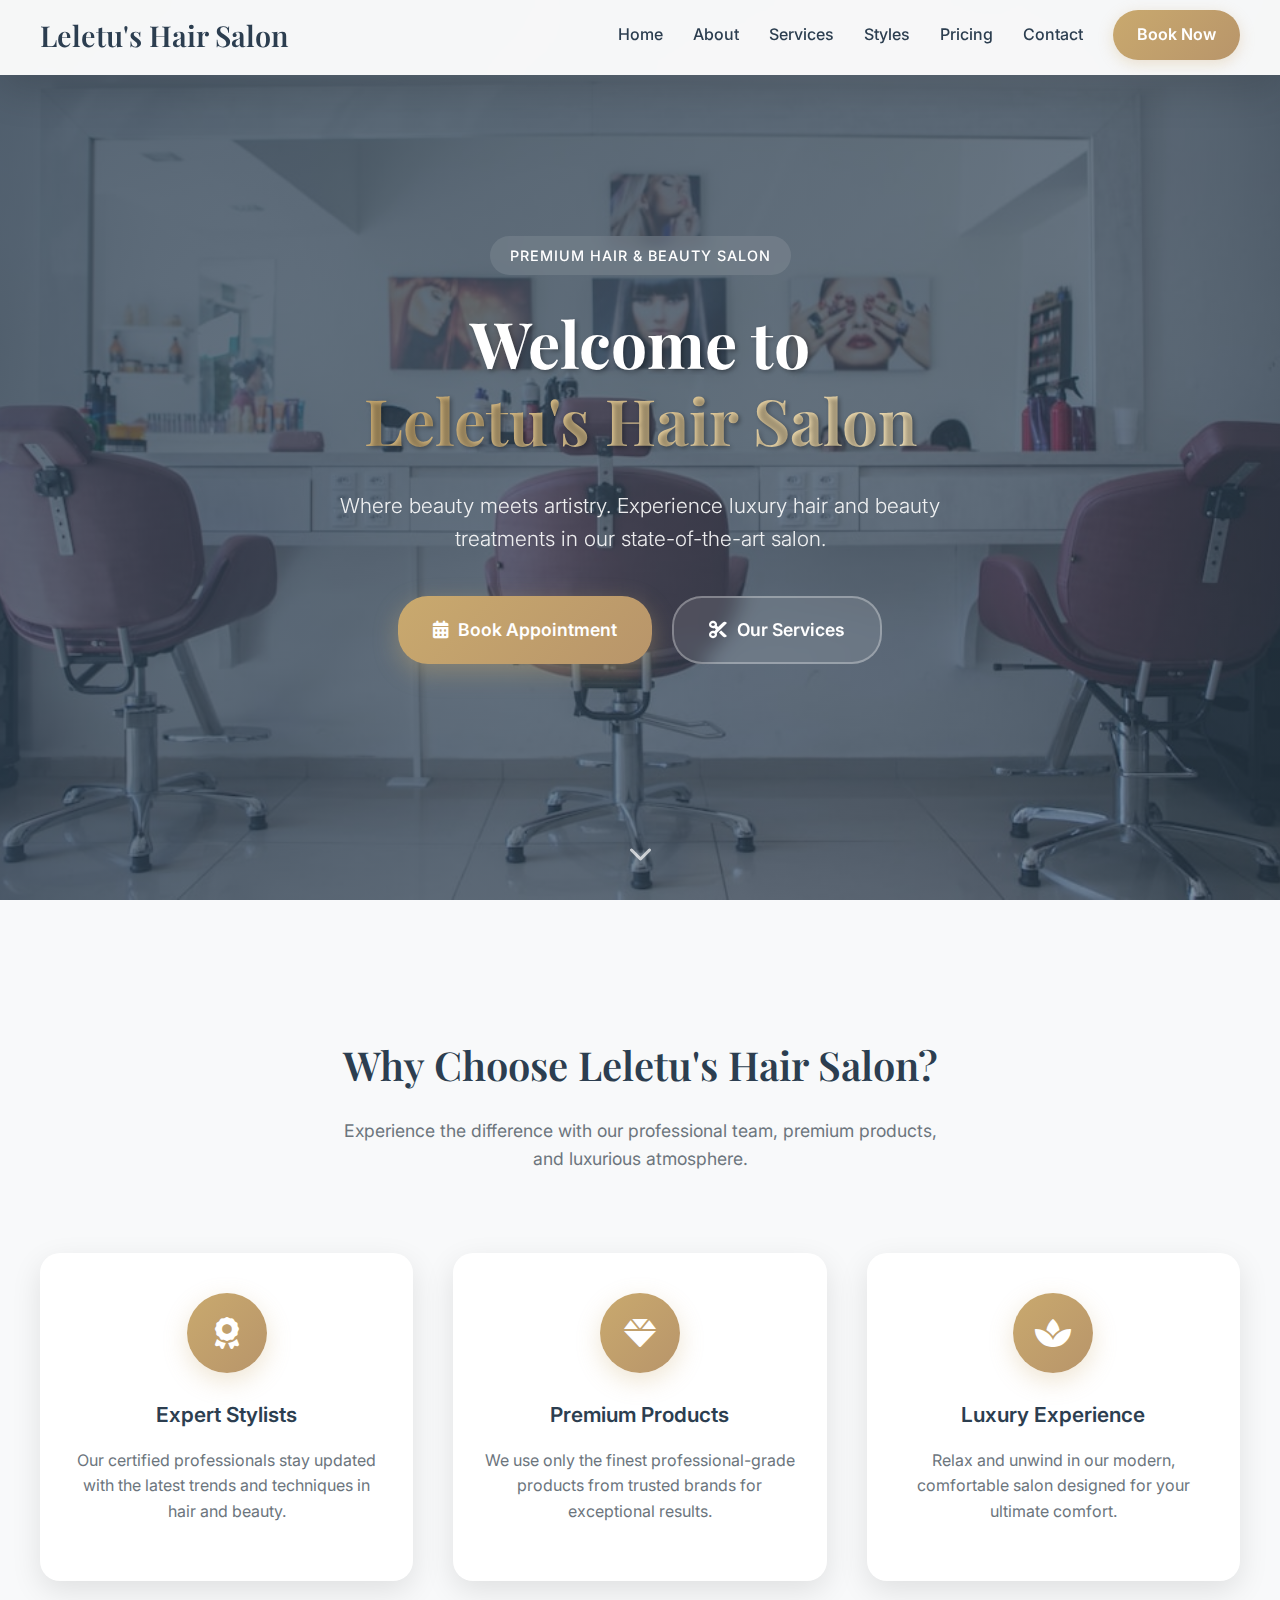
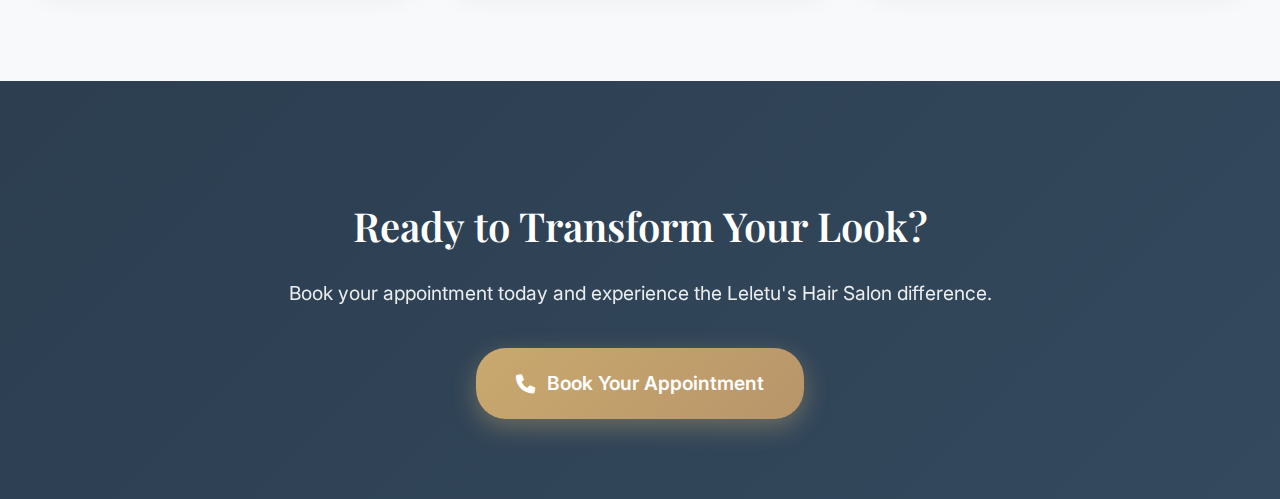
<file: index.html>
<!DOCTYPE html>
<html lang="en">
    <head>
        <meta charset="UTF-8">
        <meta http-equiv="X-UA-Compatible" content="IE=edge">
        <meta name="viewport" content="width=device-width, initial-scale=1.0">
        <title>Leletu's Hair Salon - Professional Hair & Beauty Services</title>
        <link href="https://fonts.googleapis.com/css2?family=Playfair+Display:wght@400;500;600;700&family=Inter:wght@300;400;500;600;700&display=swap" rel="stylesheet">
        <link rel="stylesheet" href="https://cdnjs.cloudflare.com/ajax/libs/font-awesome/6.0.0/css/all.min.css">
    </head>
    <body style="margin: 0; padding: 0; font-family: 'Inter', sans-serif; line-height: 1.6; color: #333;">
    
    <!-- Navigation -->
    <nav style="position: fixed; top: 0; left: 0; width: 100%; background: rgba(255, 255, 255, 0.95); backdrop-filter: blur(10px); z-index: 1000; padding: 15px 0; box-shadow: 0 2px 20px rgba(0,0,0,0.1); transition: all 0.3s ease;">
        <div style="max-width: 1200px; margin: 0 auto; display: flex; justify-content: space-between; align-items: center; padding: 0 20px;">
            <div style="font-family: 'Playfair Display', serif; font-size: 1.8rem; font-weight: 600; color: #2c3e50;">
                Leletu's Hair Salon
            </div>
            <div style="display: flex; gap: 30px; align-items: center;">
                <a href="#Home" style="color: #2c3e50; text-decoration: none; font-weight: 500; transition: color 0.3s; position: relative;">Home</a>
                <a href="About.html" style="color: #2c3e50; text-decoration: none; font-weight: 500; transition: color 0.3s;">About</a>
                <a href="Services.html" style="color: #2c3e50; text-decoration: none; font-weight: 500; transition: color 0.3s;">Services</a>
                <a href="Styles.html" style="color: #2c3e50; text-decoration: none; font-weight: 500; transition: color 0.3s;">Styles</a>
                <a href="Pricing.html" style="color: #2c3e50; text-decoration: none; font-weight: 500; transition: color 0.3s;">Pricing</a>
                <a href="Contact.html" style="color: #2c3e50; text-decoration: none; font-weight: 500; transition: color 0.3s;">Contact</a>
                <a href="Booking.html" style="background: linear-gradient(135deg, #c9a96e, #b8956a); color: white; padding: 12px 24px; text-decoration: none; border-radius: 25px; font-weight: 600; transition: all 0.3s; box-shadow: 0 4px 15px rgba(201, 169, 110, 0.3);">Book Now</a>
            </div>
        </div>
    </nav>

    <!-- Hero Section -->
    <section style="min-height: 100vh; display: flex; align-items: center; justify-content: center; text-align: center; background: linear-gradient(135deg, rgba(44, 62, 80, 0.8), rgba(52, 73, 94, 0.6)), url('images/salon-interior.jpg'); background-size: cover; background-position: center; background-attachment: fixed; position: relative;">
        <div style="max-width: 800px; padding: 40px 20px; color: white;">
            <div style="margin-bottom: 20px;">
                <span style="display: inline-block; background: rgba(255, 255, 255, 0.1); padding: 8px 20px; border-radius: 20px; font-size: 0.9rem; font-weight: 500; letter-spacing: 1px; backdrop-filter: blur(10px);">
                    PREMIUM HAIR & BEAUTY SALON
                </span>
            </div>
            <h1 style="font-family: 'Playfair Display', serif; font-size: clamp(2.5rem, 5vw, 4rem); font-weight: 700; margin: 30px 0; line-height: 1.2; text-shadow: 2px 2px 4px rgba(0,0,0,0.3);">
                Welcome to<br>
                <span style="background: linear-gradient(135deg, #c9a96e, #f4e4bc); -webkit-background-clip: text; -webkit-text-fill-color: transparent; background-clip: text;">Leletu's Hair Salon</span>
            </h1>
            <p style="font-size: 1.3rem; margin: 30px 0; opacity: 0.9; max-width: 600px; margin-left: auto; margin-right: auto; font-weight: 300;">
                Where beauty meets artistry. Experience luxury hair and beauty treatments in our state-of-the-art salon.
            </p>
            <div style="margin-top: 40px; display: flex; gap: 20px; justify-content: center; flex-wrap: wrap;">
                <a href="Booking.html" style="background: linear-gradient(135deg, #c9a96e, #b8956a); color: white; padding: 18px 35px; text-decoration: none; border-radius: 30px; font-size: 1.1rem; font-weight: 600; transition: all 0.3s; box-shadow: 0 8px 25px rgba(201, 169, 110, 0.4); display: inline-flex; align-items: center; gap: 10px;">
                    <i class="fas fa-calendar-alt"></i>
                    Book Appointment
                </a>
                <a href="Services.html" style="background: rgba(255, 255, 255, 0.1); color: white; padding: 18px 35px; text-decoration: none; border: 2px solid rgba(255, 255, 255, 0.3); border-radius: 30px; font-size: 1.1rem; font-weight: 600; transition: all 0.3s; backdrop-filter: blur(10px); display: inline-flex; align-items: center; gap: 10px;">
                    <i class="fas fa-cut"></i>
                    Our Services
                </a>
            </div>
        </div>
        
        <!-- Scroll indicator -->
        <div style="position: absolute; bottom: 30px; left: 50%; transform: translateX(-50%); color: white; opacity: 0.7; animation: bounce 2s infinite;">
            <i class="fas fa-chevron-down" style="font-size: 1.5rem;"></i>
        </div>
    </section>

    <!-- Features Section -->
    <section style="padding: 100px 20px; background: #f8f9fa;">
        <div style="max-width: 1200px; margin: 0 auto;">
            <div style="text-align: center; margin-bottom: 80px;">
                <h2 style="font-family: 'Playfair Display', serif; font-size: 2.5rem; color: #2c3e50; margin-bottom: 20px; font-weight: 600;">
                    Why Choose Leletu's Hair Salon?
                </h2>
                <p style="font-size: 1.1rem; color: #6c757d; max-width: 600px; margin: 0 auto;">
                    Experience the difference with our professional team, premium products, and luxurious atmosphere.
                </p>
            </div>
            
            <div style="display: grid; grid-template-columns: repeat(auto-fit, minmax(300px, 1fr)); gap: 40px;">
                <div style="text-align: center; padding: 40px 30px; background: white; border-radius: 20px; box-shadow: 0 10px 30px rgba(0,0,0,0.1); transition: transform 0.3s;">
                    <div style="width: 80px; height: 80px; background: linear-gradient(135deg, #c9a96e, #b8956a); border-radius: 50%; display: flex; align-items: center; justify-content: center; margin: 0 auto 25px; box-shadow: 0 8px 25px rgba(201, 169, 110, 0.3);">
                        <i class="fas fa-award" style="font-size: 2rem; color: white;"></i>
                    </div>
                    <h3 style="font-size: 1.3rem; color: #2c3e50; margin-bottom: 15px; font-weight: 600;">Expert Stylists</h3>
                    <p style="color: #6c757d; line-height: 1.6;">Our certified professionals stay updated with the latest trends and techniques in hair and beauty.</p>
                </div>
                
                <div style="text-align: center; padding: 40px 30px; background: white; border-radius: 20px; box-shadow: 0 10px 30px rgba(0,0,0,0.1); transition: transform 0.3s;">
                    <div style="width: 80px; height: 80px; background: linear-gradient(135deg, #c9a96e, #b8956a); border-radius: 50%; display: flex; align-items: center; justify-content: center; margin: 0 auto 25px; box-shadow: 0 8px 25px rgba(201, 169, 110, 0.3);">
                        <i class="fas fa-gem" style="font-size: 2rem; color: white;"></i>
                    </div>
                    <h3 style="font-size: 1.3rem; color: #2c3e50; margin-bottom: 15px; font-weight: 600;">Premium Products</h3>
                    <p style="color: #6c757d; line-height: 1.6;">We use only the finest professional-grade products from trusted brands for exceptional results.</p>
                </div>
                
                <div style="text-align: center; padding: 40px 30px; background: white; border-radius: 20px; box-shadow: 0 10px 30px rgba(0,0,0,0.1); transition: transform 0.3s;">
                    <div style="width: 80px; height: 80px; background: linear-gradient(135deg, #c9a96e, #b8956a); border-radius: 50%; display: flex; align-items: center; justify-content: center; margin: 0 auto 25px; box-shadow: 0 8px 25px rgba(201, 169, 110, 0.3);">
                        <i class="fas fa-spa" style="font-size: 2rem; color: white;"></i>
                    </div>
                    <h3 style="font-size: 1.3rem; color: #2c3e50; margin-bottom: 15px; font-weight: 600;">Luxury Experience</h3>
                    <p style="color: #6c757d; line-height: 1.6;">Relax and unwind in our modern, comfortable salon designed for your ultimate comfort.</p>
                </div>
            </div>
        </div>
    </section>

    <!-- CTA Section -->
    <section style="padding: 80px 20px; background: linear-gradient(135deg, #2c3e50, #34495e); color: white; text-align: center;">
        <div style="max-width: 800px; margin: 0 auto;">
            <h2 style="font-family: 'Playfair Display', serif; font-size: 2.5rem; margin-bottom: 20px; font-weight: 600;">
                Ready to Transform Your Look?
            </h2>
            <p style="font-size: 1.2rem; margin-bottom: 40px; opacity: 0.9;">
                Book your appointment today and experience the Leletu's Hair Salon difference.
            </p>
            <a href="Booking.html" style="background: linear-gradient(135deg, #c9a96e, #b8956a); color: white; padding: 20px 40px; text-decoration: none; border-radius: 30px; font-size: 1.2rem; font-weight: 600; transition: all 0.3s; box-shadow: 0 8px 25px rgba(201, 169, 110, 0.4); display: inline-flex; align-items: center; gap: 12px;">
                <i class="fas fa-phone"></i>
                Book Your Appointment
            </a>
        </div>
    </section>

    <style>
        @keyframes bounce {
            0%, 20%, 50%, 80%, 100% { transform: translateY(0) translateX(-50%); }
            40% { transform: translateY(-10px) translateX(-50%); }
            60% { transform: translateY(-5px) translateX(-50%); }
        }
        
        a:hover {
            transform: translateY(-2px);
        }
        
        [style*="box-shadow"]:hover {
            transform: translateY(-5px);
            box-shadow: 0 15px 40px rgba(0,0,0,0.15) !important;
        }
        
        nav a:hover {
            color: #c9a96e !important;
        }
        
        nav a:hover::after {
            content: '';
            position: absolute;
            bottom: -5px;
            left: 0;
            width: 100%;
            height: 2px;
            background: #c9a96e;
        }
    </style>

    </body>
</html>
</file>
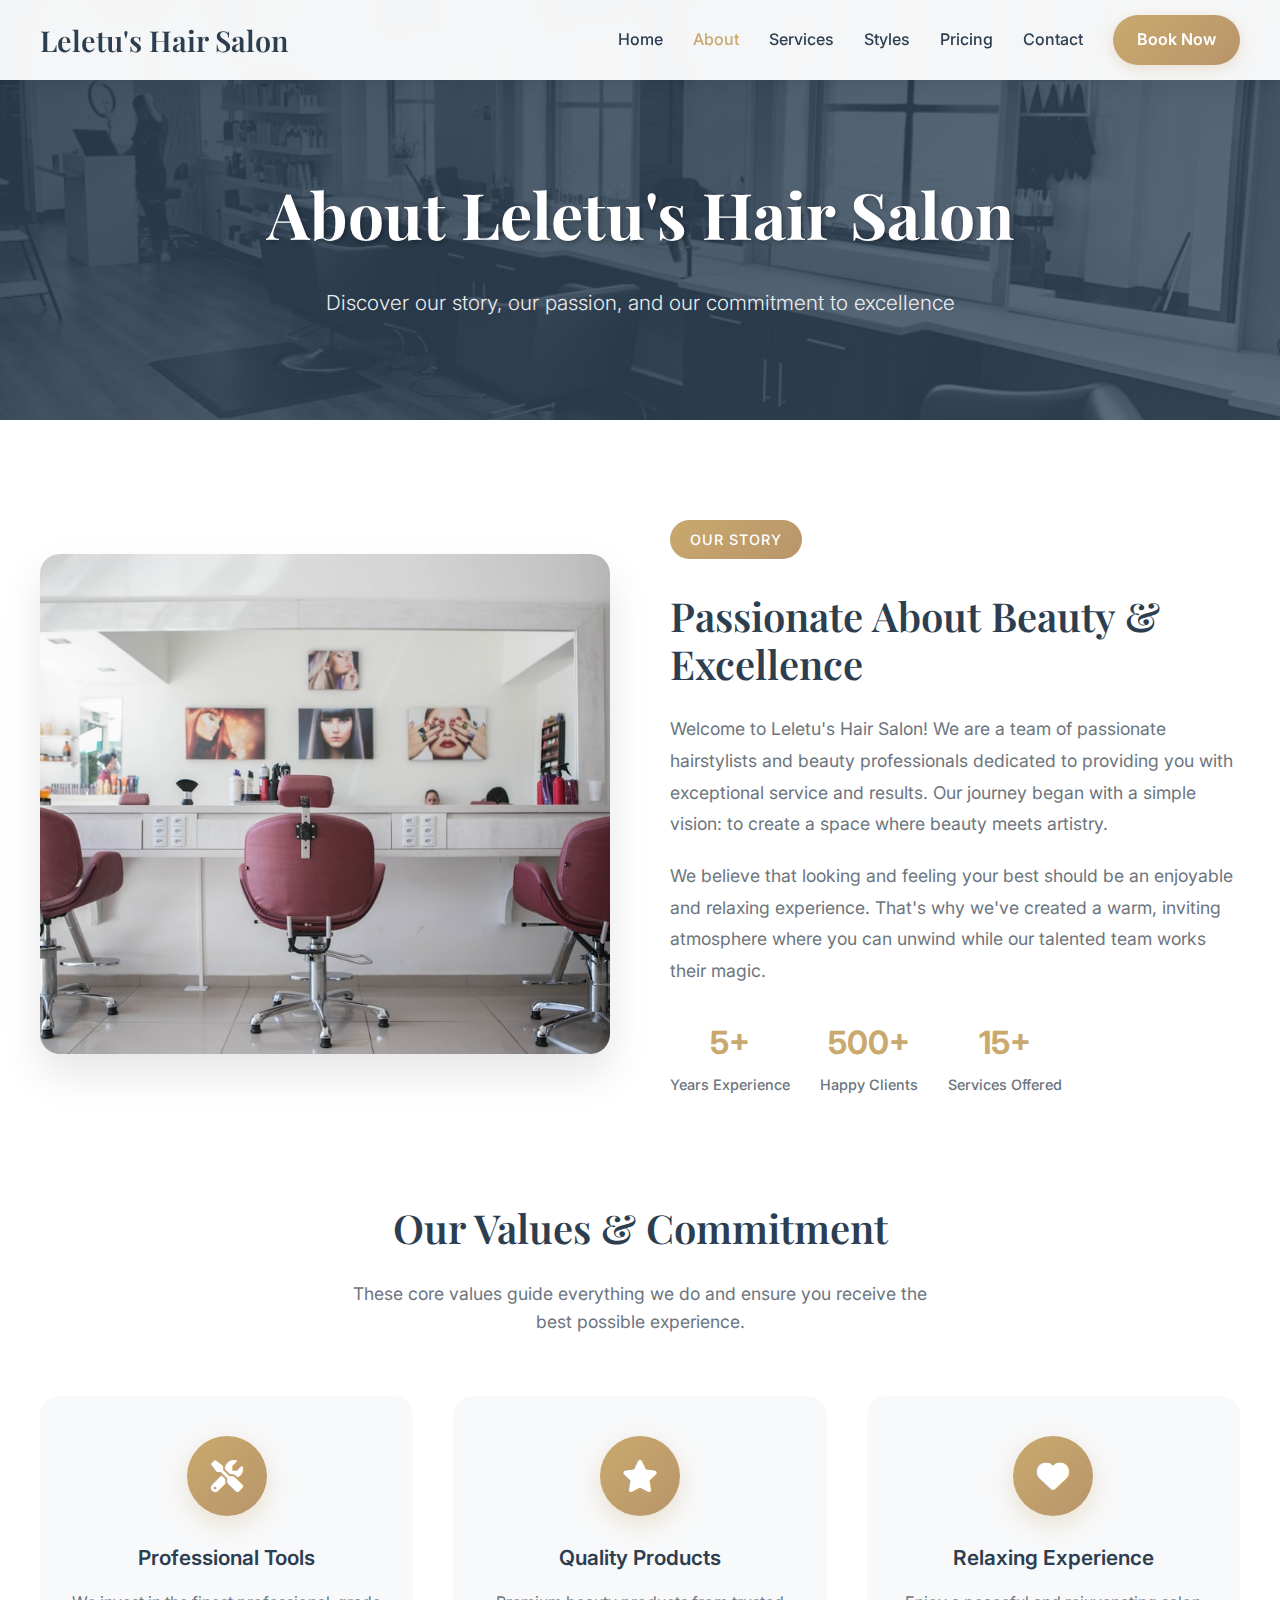
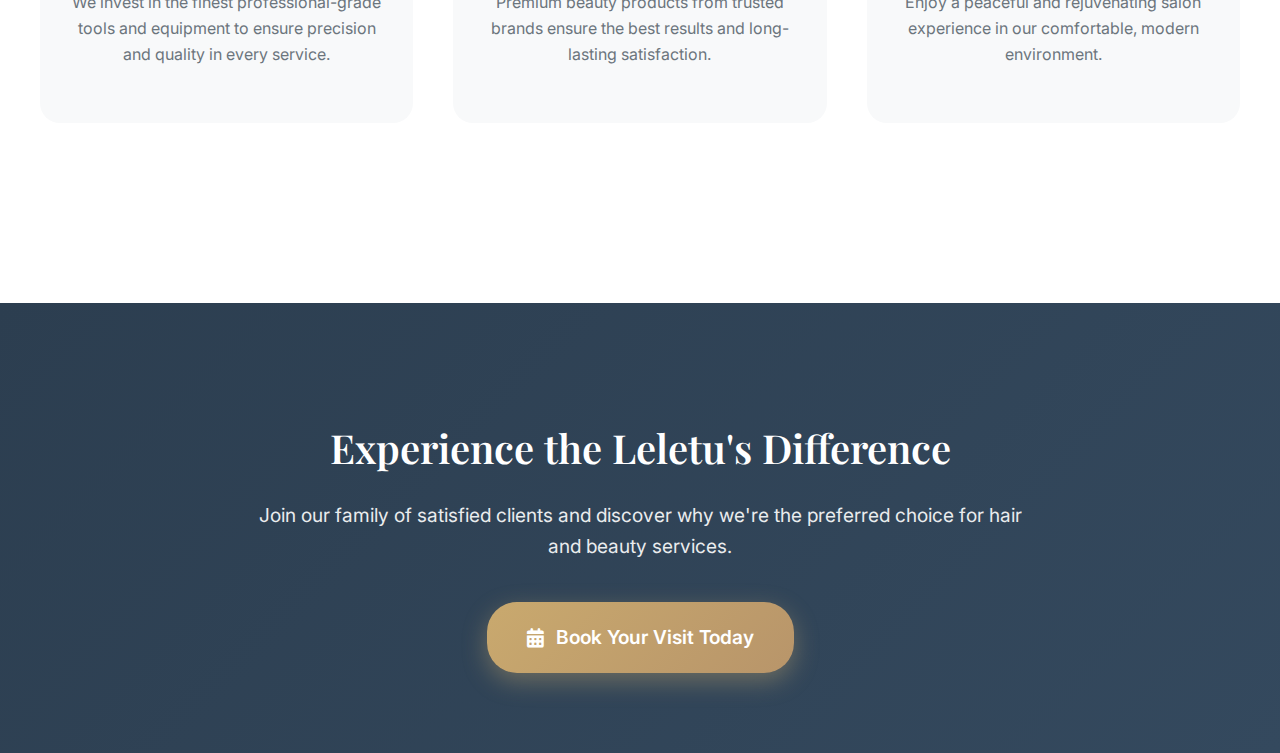
<file: About.html>
<!DOCTYPE html>
<html lang="en">
<head>
    <meta charset="UTF-8">
    <meta name="viewport" content="width=device-width, initial-scale=1.0">
    <title>About Us - Leletu's Hair Salon</title>
    <link href="https://fonts.googleapis.com/css2?family=Playfair+Display:wght@400;500;600;700&family=Inter:wght@300;400;500;600;700&display=swap" rel="stylesheet">
    <link rel="stylesheet" href="https://cdnjs.cloudflare.com/ajax/libs/font-awesome/6.0.0/css/all.min.css">
</head>
<body style="margin: 0; padding: 0; font-family: 'Inter', sans-serif; line-height: 1.6; color: #333;">

    <!-- Navigation -->
    <nav style="position: fixed; top: 0; left: 0; width: 100%; background: rgba(255, 255, 255, 0.95); backdrop-filter: blur(10px); z-index: 1000; padding: 15px 0; box-shadow: 0 2px 20px rgba(0,0,0,0.1);">
        <div style="max-width: 1200px; margin: 0 auto; display: flex; justify-content: space-between; align-items: center; padding: 0 20px;">
            <div style="font-family: 'Playfair Display', serif; font-size: 1.8rem; font-weight: 600; color: #2c3e50;">
                Leletu's Hair Salon
            </div>
            <div style="display: flex; gap: 30px; align-items: center;">
                <a href="index.html" style="color: #2c3e50; text-decoration: none; font-weight: 500; transition: color 0.3s;">Home</a>
                <a href="About.html" style="color: #c9a96e; text-decoration: none; font-weight: 500; position: relative;">About</a>
                <a href="Services.html" style="color: #2c3e50; text-decoration: none; font-weight: 500; transition: color 0.3s;">Services</a>
                <a href="Styles.html" style="color: #2c3e50; text-decoration: none; font-weight: 500; transition: color 0.3s;">Styles</a>
                <a href="Pricing.html" style="color: #2c3e50; text-decoration: none; font-weight: 500; transition: color 0.3s;">Pricing</a>
                <a href="Contact.html" style="color: #2c3e50; text-decoration: none; font-weight: 500; transition: color 0.3s;">Contact</a>
                <a href="Booking.html" style="background: linear-gradient(135deg, #c9a96e, #b8956a); color: white; padding: 12px 24px; text-decoration: none; border-radius: 25px; font-weight: 600; transition: all 0.3s; box-shadow: 0 4px 15px rgba(201, 169, 110, 0.3);">Book Now</a>
            </div>
        </div>
    </nav>

    <!-- Hero Section -->
    <section style="padding: 120px 20px 80px; background: linear-gradient(135deg, rgba(44, 62, 80, 0.9), rgba(52, 73, 94, 0.8)), url('images/salon.jpg'); background-size: cover; background-position: center; text-align: center; color: white;">
        <div style="max-width: 800px; margin: 0 auto;">
            <h1 style="font-family: 'Playfair Display', serif; font-size: clamp(2.5rem, 5vw, 4rem); font-weight: 700; margin-bottom: 20px; text-shadow: 2px 2px 4px rgba(0,0,0,0.3);">
                About Leletu's Hair Salon
            </h1>
            <p style="font-size: 1.3rem; opacity: 0.9; font-weight: 300;">
                Discover our story, our passion, and our commitment to excellence
            </p>
        </div>
    </section>

    <!-- Main Content -->
    <section style="padding: 100px 20px; background: white;">
        <div style="max-width: 1200px; margin: 0 auto;">
            
            <!-- Story Section -->
            <div style="display: grid; grid-template-columns: 1fr 1fr; gap: 60px; align-items: center; margin-bottom: 100px;">
                <div>
                    <img src="images/salon-interior.jpg" alt="Salon Interior" style="width: 100%; height: 500px; object-fit: cover; border-radius: 20px; box-shadow: 0 20px 40px rgba(0,0,0,0.1);">
                </div>
                <div>
                    <div style="margin-bottom: 20px;">
                        <span style="display: inline-block; background: linear-gradient(135deg, #c9a96e, #b8956a); color: white; padding: 8px 20px; border-radius: 20px; font-size: 0.9rem; font-weight: 500; letter-spacing: 1px;">OUR STORY</span>
                    </div>
                    <h2 style="font-family: 'Playfair Display', serif; font-size: 2.5rem; color: #2c3e50; margin-bottom: 25px; font-weight: 600; line-height: 1.2;">
                        Passionate About Beauty & Excellence
                    </h2>
                    <p style="font-size: 1.1rem; color: #6c757d; margin-bottom: 20px; line-height: 1.8;">
                        Welcome to Leletu's Hair Salon! We are a team of passionate hairstylists and beauty professionals dedicated to providing you with exceptional service and results. Our journey began with a simple vision: to create a space where beauty meets artistry.
                    </p>
                    <p style="font-size: 1.1rem; color: #6c757d; margin-bottom: 30px; line-height: 1.8;">
                        We believe that looking and feeling your best should be an enjoyable and relaxing experience. That's why we've created a warm, inviting atmosphere where you can unwind while our talented team works their magic.
                    </p>
                    <div style="display: flex; gap: 30px;">
                        <div style="text-align: center;">
                            <div style="font-size: 2rem; font-weight: 700; color: #c9a96e; margin-bottom: 5px;">5+</div>
                            <div style="font-size: 0.9rem; color: #6c757d; font-weight: 500;">Years Experience</div>
                        </div>
                        <div style="text-align: center;">
                            <div style="font-size: 2rem; font-weight: 700; color: #c9a96e; margin-bottom: 5px;">500+</div>
                            <div style="font-size: 0.9rem; color: #6c757d; font-weight: 500;">Happy Clients</div>
                        </div>
                        <div style="text-align: center;">
                            <div style="font-size: 2rem; font-weight: 700; color: #c9a96e; margin-bottom: 5px;">15+</div>
                            <div style="font-size: 0.9rem; color: #6c757d; font-weight: 500;">Services Offered</div>
                        </div>
                    </div>
                </div>
            </div>

            <!-- Values Section -->
            <div style="text-align: center; margin-bottom: 80px;">
                <h2 style="font-family: 'Playfair Display', serif; font-size: 2.5rem; color: #2c3e50; margin-bottom: 20px; font-weight: 600;">
                    Our Values & Commitment
                </h2>
                <p style="font-size: 1.1rem; color: #6c757d; max-width: 600px; margin: 0 auto 60px;">
                    These core values guide everything we do and ensure you receive the best possible experience.
                </p>
                
                <div style="display: grid; grid-template-columns: repeat(auto-fit, minmax(300px, 1fr)); gap: 40px;">
                    <div style="padding: 40px 30px; background: #f8f9fa; border-radius: 20px; text-align: center; transition: transform 0.3s;">
                        <div style="width: 80px; height: 80px; background: linear-gradient(135deg, #c9a96e, #b8956a); border-radius: 50%; display: flex; align-items: center; justify-content: center; margin: 0 auto 25px; box-shadow: 0 8px 25px rgba(201, 169, 110, 0.3);">
                            <i class="fas fa-tools" style="font-size: 2rem; color: white;"></i>
                        </div>
                        <h3 style="font-size: 1.3rem; color: #2c3e50; margin-bottom: 15px; font-weight: 600;">Professional Tools</h3>
                        <p style="color: #6c757d; line-height: 1.6;">We invest in the finest professional-grade tools and equipment to ensure precision and quality in every service.</p>
                    </div>

                    <div style="padding: 40px 30px; background: #f8f9fa; border-radius: 20px; text-align: center; transition: transform 0.3s;">
                        <div style="width: 80px; height: 80px; background: linear-gradient(135deg, #c9a96e, #b8956a); border-radius: 50%; display: flex; align-items: center; justify-content: center; margin: 0 auto 25px; box-shadow: 0 8px 25px rgba(201, 169, 110, 0.3);">
                            <i class="fas fa-star" style="font-size: 2rem; color: white;"></i>
                        </div>
                        <h3 style="font-size: 1.3rem; color: #2c3e50; margin-bottom: 15px; font-weight: 600;">Quality Products</h3>
                        <p style="color: #6c757d; line-height: 1.6;">Premium beauty products from trusted brands ensure the best results and long-lasting satisfaction.</p>
                    </div>

                    <div style="padding: 40px 30px; background: #f8f9fa; border-radius: 20px; text-align: center; transition: transform 0.3s;">
                        <div style="width: 80px; height: 80px; background: linear-gradient(135deg, #c9a96e, #b8956a); border-radius: 50%; display: flex; align-items: center; justify-content: center; margin: 0 auto 25px; box-shadow: 0 8px 25px rgba(201, 169, 110, 0.3);">
                            <i class="fas fa-heart" style="font-size: 2rem; color: white;"></i>
                        </div>
                        <h3 style="font-size: 1.3rem; color: #2c3e50; margin-bottom: 15px; font-weight: 600;">Relaxing Experience</h3>
                        <p style="color: #6c757d; line-height: 1.6;">Enjoy a peaceful and rejuvenating salon experience in our comfortable, modern environment.</p>
                    </div>
                </div>
            </div>

        </div>
    </section>

    <!-- CTA Section -->
    <section style="padding: 80px 20px; background: linear-gradient(135deg, #2c3e50, #34495e); color: white; text-align: center;">
        <div style="max-width: 800px; margin: 0 auto;">
            <h2 style="font-family: 'Playfair Display', serif; font-size: 2.5rem; margin-bottom: 20px; font-weight: 600;">
                Experience the Leletu's Difference
            </h2>
            <p style="font-size: 1.2rem; margin-bottom: 40px; opacity: 0.9;">
                Join our family of satisfied clients and discover why we're the preferred choice for hair and beauty services.
            </p>
            <a href="Booking.html" style="background: linear-gradient(135deg, #c9a96e, #b8956a); color: white; padding: 20px 40px; text-decoration: none; border-radius: 30px; font-size: 1.2rem; font-weight: 600; transition: all 0.3s; box-shadow: 0 8px 25px rgba(201, 169, 110, 0.4); display: inline-flex; align-items: center; gap: 12px;">
                <i class="fas fa-calendar-alt"></i>
                Book Your Visit Today
            </a>
        </div>
    </section>

    <style>
        [style*="transition"]:hover {
            transform: translateY(-5px);
        }
        
        nav a:hover {
            color: #c9a96e !important;
        }
        
        @media (max-width: 768px) {
            [style*="grid-template-columns: 1fr 1fr"] {
                grid-template-columns: 1fr !important;
                gap: 40px !important;
            }
            
            nav div:last-child {
                display: none;
            }
        }
    </style>

</body>
</html>
</file>
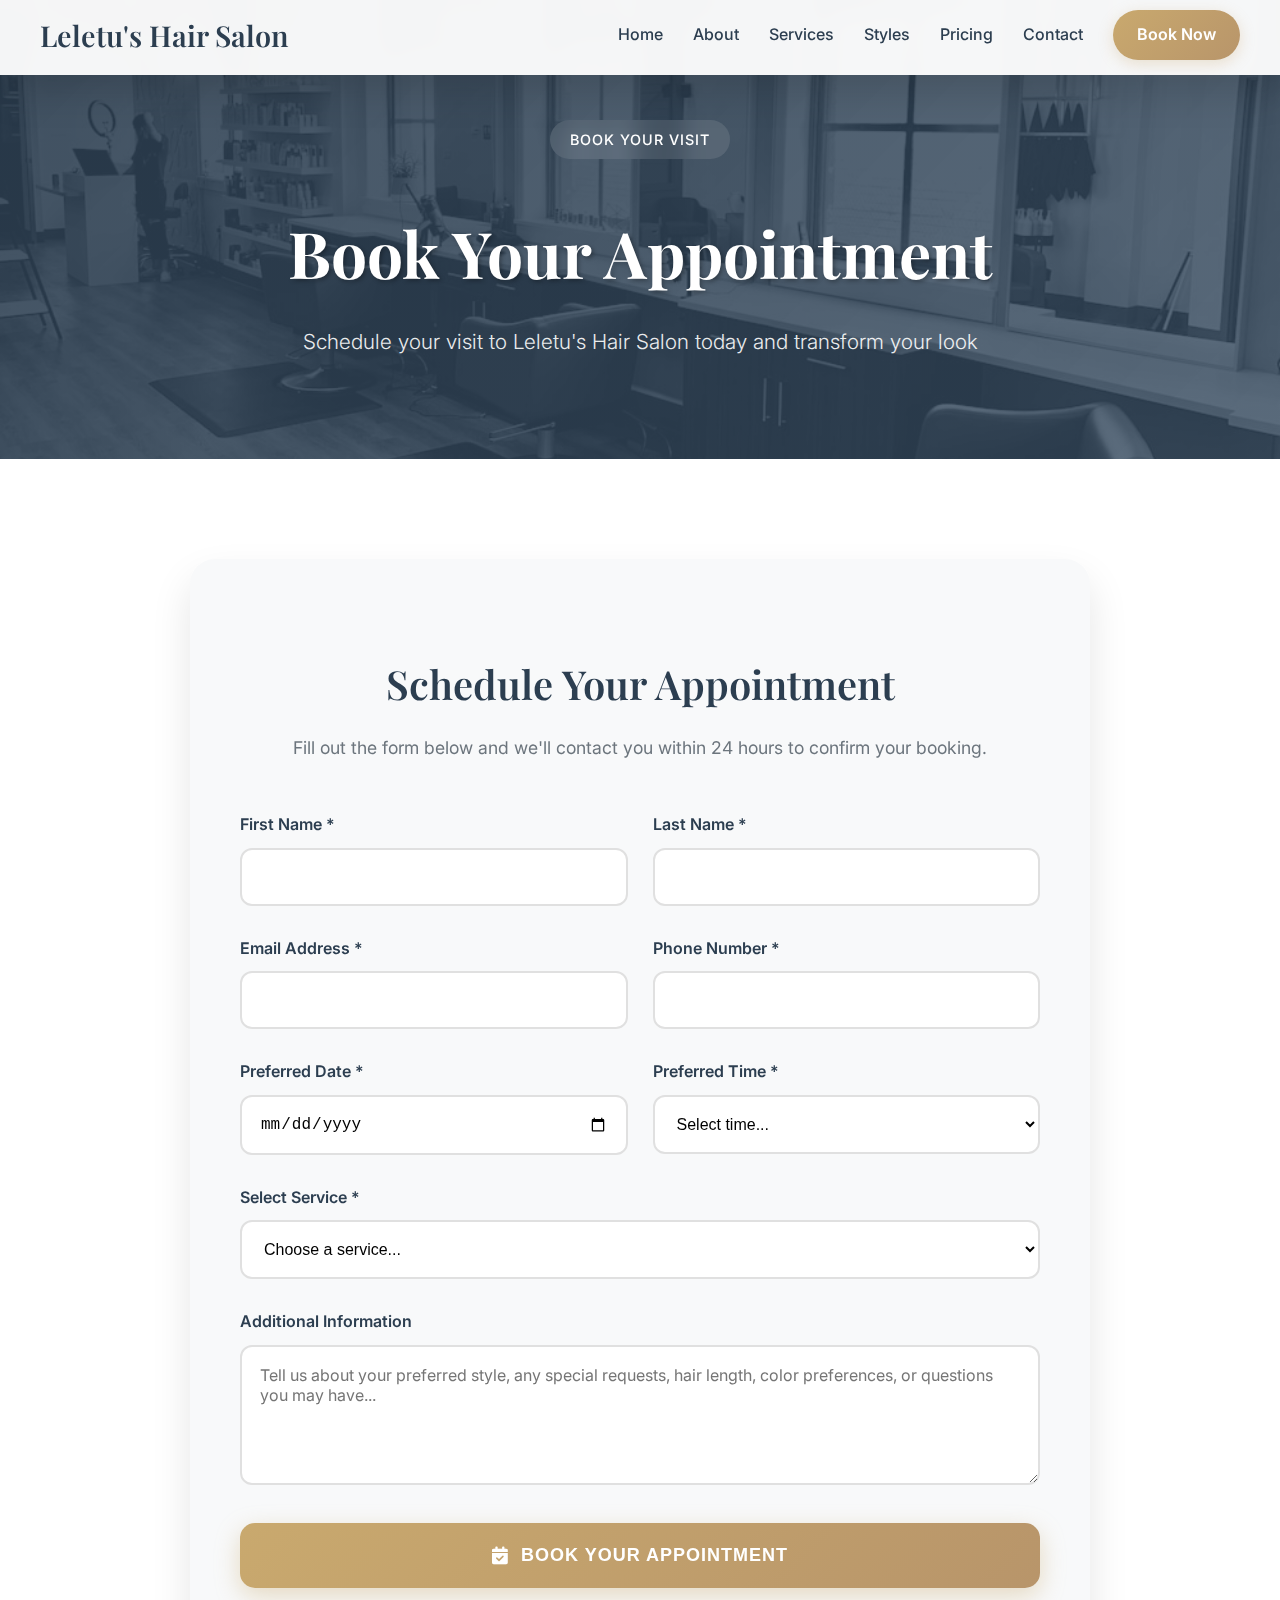
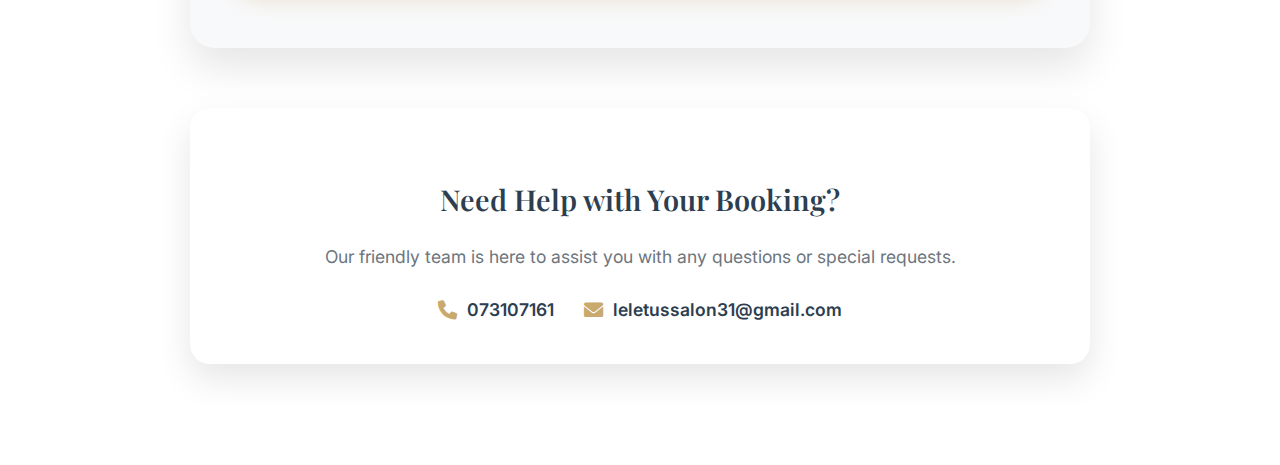
<file: Booking.html>
<!DOCTYPE html>
<html lang="en">
<head>
    <meta charset="UTF-8">
    <meta name="viewport" content="width=device-width, initial-scale=1.0">
    <title>Book Appointment - Leletu's Hair Salon</title>
    <link href="https://fonts.googleapis.com/css2?family=Playfair+Display:wght@400;500;600;700&family=Inter:wght@300;400;500;600;700&display=swap" rel="stylesheet">
    <link rel="stylesheet" href="https://cdnjs.cloudflare.com/ajax/libs/font-awesome/6.0.0/css/all.min.css">
</head>
<body style="margin: 0; padding: 0; font-family: 'Inter', sans-serif; line-height: 1.6; color: #333;">

    <!-- Navigation - Exact same as homepage -->
    <nav style="position: fixed; top: 0; left: 0; width: 100%; background: rgba(255, 255, 255, 0.95); backdrop-filter: blur(10px); z-index: 1000; padding: 15px 0; box-shadow: 0 2px 20px rgba(0,0,0,0.1); transition: all 0.3s ease;">
        <div style="max-width: 1200px; margin: 0 auto; display: flex; justify-content: space-between; align-items: center; padding: 0 20px;">
            <div style="font-family: 'Playfair Display', serif; font-size: 1.8rem; font-weight: 600; color: #2c3e50;">
                Leletu's Hair Salon
            </div>
            <div style="display: flex; gap: 30px; align-items: center;">
                <a href="index.html" style="color: #2c3e50; text-decoration: none; font-weight: 500; transition: color 0.3s; position: relative;">Home</a>
                <a href="About.html" style="color: #2c3e50; text-decoration: none; font-weight: 500; transition: color 0.3s;">About</a>
                <a href="Services.html" style="color: #2c3e50; text-decoration: none; font-weight: 500; transition: color 0.3s;">Services</a>
                <a href="Styles.html" style="color: #2c3e50; text-decoration: none; font-weight: 500; transition: color 0.3s;">Styles</a>
                <a href="Pricing.html" style="color: #2c3e50; text-decoration: none; font-weight: 500; transition: color 0.3s;">Pricing</a>
                <a href="Contact.html" style="color: #2c3e50; text-decoration: none; font-weight: 500; transition: color 0.3s;">Contact</a>
                <a href="Booking.html" style="background: linear-gradient(135deg, #c9a96e, #b8956a); color: white; padding: 12px 24px; text-decoration: none; border-radius: 25px; font-weight: 600; transition: all 0.3s; box-shadow: 0 4px 15px rgba(201, 169, 110, 0.3);">Book Now</a>
            </div>
        </div>
    </nav>

    <!-- Hero Section -->
    <section style="padding: 120px 20px 80px; background: linear-gradient(135deg, rgba(44, 62, 80, 0.9), rgba(52, 73, 94, 0.8)), url('images/salon.jpg'); background-size: cover; background-position: center; text-align: center; color: white;">
        <div style="max-width: 800px; margin: 0 auto;">
            <div style="margin-bottom: 20px;">
                <span style="display: inline-block; background: rgba(255, 255, 255, 0.1); padding: 8px 20px; border-radius: 20px; font-size: 0.9rem; font-weight: 500; letter-spacing: 1px; backdrop-filter: blur(10px);">
                    BOOK YOUR VISIT
                </span>
            </div>
            <h1 style="font-family: 'Playfair Display', serif; font-size: clamp(2.5rem, 5vw, 4rem); font-weight: 700; margin-bottom: 20px; text-shadow: 2px 2px 4px rgba(0,0,0,0.3);">
                Book Your Appointment
            </h1>
            <p style="font-size: 1.3rem; opacity: 0.9; font-weight: 300;">
                Schedule your visit to Leletu's Hair Salon today and transform your look
            </p>
        </div>
    </section>

    <!-- Booking Form Section -->
    <section style="padding: 100px 20px; background: white;">
        <div style="max-width: 900px; margin: 0 auto;">
            
            <!-- Booking Form -->
            <div style="background: #f8f9fa; border-radius: 25px; padding: 60px 50px; box-shadow: 0 20px 40px rgba(0,0,0,0.1); backdrop-filter: blur(10px);">
                
                <div style="text-align: center; margin-bottom: 50px;">
                    <h2 style="font-family: 'Playfair Display', serif; font-size: 2.5rem; color: #2c3e50; margin-bottom: 15px; font-weight: 600;">
                        Schedule Your Appointment
                    </h2>
                    <p style="font-size: 1.1rem; color: #6c757d;">
                        Fill out the form below and we'll contact you within 24 hours to confirm your booking.
                    </p>
                </div>

                <form id="bookingForm" method="post" style="display: grid; gap: 30px;">
                    
                    <!-- Personal Information -->
                    <div style="display: grid; grid-template-columns: 1fr 1fr; gap: 25px;">
                        <div>
                            <label for="firstName" style="display: block; font-size: 16px; color: #2c3e50; font-weight: 600; margin-bottom: 10px;">First Name *</label>
                            <input type="text" id="firstName" name="firstName" required style="width: 100%; padding: 18px; border: 2px solid #e0e0e0; border-radius: 12px; font-size: 16px; transition: all 0.3s; box-sizing: border-box; background: white;">
                        </div>
                        <div>
                            <label for="lastName" style="display: block; font-size: 16px; color: #2c3e50; font-weight: 600; margin-bottom: 10px;">Last Name *</label>
                            <input type="text" id="lastName" name="lastName" required style="width: 100%; padding: 18px; border: 2px solid #e0e0e0; border-radius: 12px; font-size: 16px; transition: all 0.3s; box-sizing: border-box; background: white;">
                        </div>
                    </div>

                    <!-- Contact Information -->
                    <div style="display: grid; grid-template-columns: 1fr 1fr; gap: 25px;">
                        <div>
                            <label for="email" style="display: block; font-size: 16px; color: #2c3e50; font-weight: 600; margin-bottom: 10px;">Email Address *</label>
                            <input type="email" id="email" name="email" required style="width: 100%; padding: 18px; border: 2px solid #e0e0e0; border-radius: 12px; font-size: 16px; transition: all 0.3s; box-sizing: border-box; background: white;">
                        </div>
                        <div>
                            <label for="phone" style="display: block; font-size: 16px; color: #2c3e50; font-weight: 600; margin-bottom: 10px;">Phone Number *</label>
                            <input type="tel" id="phone" name="phone" required style="width: 100%; padding: 18px; border: 2px solid #e0e0e0; border-radius: 12px; font-size: 16px; transition: all 0.3s; box-sizing: border-box; background: white;">
                        </div>
                    </div>

                    <!-- Appointment Details -->
                    <div style="display: grid; grid-template-columns: 1fr 1fr; gap: 25px;">
                        <div>
                            <label for="date" style="display: block; font-size: 16px; color: #2c3e50; font-weight: 600; margin-bottom: 10px;">Preferred Date *</label>
                            <input type="date" id="date" name="date" required style="width: 100%; padding: 18px; border: 2px solid #e0e0e0; border-radius: 12px; font-size: 16px; transition: all 0.3s; box-sizing: border-box; background: white;">
                        </div>
                        <div>
                            <label for="time" style="display: block; font-size: 16px; color: #2c3e50; font-weight: 600; margin-bottom: 10px;">Preferred Time *</label>
                            <select id="time" name="time" required style="width: 100%; padding: 18px; border: 2px solid #e0e0e0; border-radius: 12px; font-size: 16px; transition: all 0.3s; box-sizing: border-box; background: white;">
                                <option value="">Select time...</option>
                                <option value="09:00">9:00 AM</option>
                                <option value="10:00">10:00 AM</option>
                                <option value="11:00">11:00 AM</option>
                                <option value="12:00">12:00 PM</option>
                                <option value="13:00">1:00 PM</option>
                                <option value="14:00">2:00 PM</option>
                                <option value="15:00">3:00 PM</option>
                                <option value="16:00">4:00 PM</option>
                                <option value="17:00">5:00 PM</option>
                            </select>
                        </div>
                    </div>

                    <!-- Service Selection -->
                    <div>
                        <label for="service" style="display: block; font-size: 16px; color: #2c3e50; font-weight: 600; margin-bottom: 10px;">Select Service *</label>
                        <select id="service" name="service" required style="width: 100%; padding: 18px; border: 2px solid #e0e0e0; border-radius: 12px; font-size: 16px; transition: all 0.3s; box-sizing: border-box; background: white;">
                            <option value="">Choose a service...</option>
                            <optgroup label="Hair Services">
                                <option value="hair-cut-style">Hair Cut & Style (R150-R250)</option>
                                <option value="hair-coloring">Hair Coloring (R200-R400)</option>
                                <option value="hair-treatment">Hair Treatment (R180-R300)</option>
                                <option value="perming">Perming (R250-R350)</option>
                            </optgroup>
                            <optgroup label="Braiding Services">
                                <option value="cornrows">Cornrows (R300-R450)</option>
                                <option value="twist-braids">Twist Braids (R450-R600)</option>
                                <option value="large-knotless">Large Knotless Braids (R650-R800)</option>
                                <option value="medium-knotless">Medium Knotless Braids (R750)</option>
                                <option value="small-knotless">Small Knotless Braids (R850-R1000)</option>
                                <option value="box-braids">Knotless Box Braids (R800)</option>
                            </optgroup>
                            <optgroup label="Beauty Services">
                                <option value="manicure">Manicure (R120-R200)</option>
                                <option value="pedicure">Pedicure (R150-R250)</option>
                                <option value="nail-art">Nail Art (R50-R150)</option>
                                <option value="makeup">Makeup Application (R200-R400)</option>
                            </optgroup>
                            <optgroup label="Packages">
                                <option value="basic-package">Basic Package (R300)</option>
                                <option value="standard-package">Standard Package (R650)</option>
                                <option value="premium-package">Premium Package (R930)</option>
                            </optgroup>
                        </select>
                    </div>

                    <!-- Additional Information -->
                    <div>
                        <label for="message" style="display: block; font-size: 16px; color: #2c3e50; font-weight: 600; margin-bottom: 10px;">Additional Information</label>
                        <textarea id="message" name="message" rows="5" placeholder="Tell us about your preferred style, any special requests, hair length, color preferences, or questions you may have..." style="width: 100%; padding: 18px; border: 2px solid #e0e0e0; border-radius: 12px; font-size: 16px; resize: vertical; transition: all 0.3s; box-sizing: border-box; font-family: inherit; background: white;"></textarea>
                    </div>

                    <!-- Submit Button -->
                    <button type="submit" style="width: 100%; font-size: 18px; padding: 22px; background: linear-gradient(135deg, #c9a96e, #b8956a); color: #fff; border: none; border-radius: 15px; cursor: pointer; font-weight: 700; transition: all 0.3s; text-transform: uppercase; letter-spacing: 1px; box-shadow: 0 8px 25px rgba(201, 169, 110, 0.4); display: flex; align-items: center; justify-content: center; gap: 12px;">
                        <i class="fas fa-calendar-check"></i>
                        Book Your Appointment
                    </button>
                    
                    <!-- Success Message (Hidden by default) -->
                    <div id="successMessage" style="display: none; margin-top: 30px; padding: 30px; background: linear-gradient(135deg, #d4edda, #c3e6cb); border: 2px solid #28a745; border-radius: 15px; color: #155724; text-align: center; box-shadow: 0 10px 30px rgba(40, 167, 69, 0.2);">
                        <div style="margin-bottom: 15px;">
                            <i class="fas fa-check-circle" style="font-size: 3rem; color: #28a745;"></i>
                        </div>
                        <h3 style="margin: 0 0 15px 0; color: #155724; font-family: 'Playfair Display', serif; font-size: 1.8rem;">✅ Booking Successful!</h3>
                        <p style="margin: 0; font-size: 1.1rem; line-height: 1.6;">Thank you! Your appointment request has been submitted successfully. We will contact you within 24 hours to confirm your booking and discuss any specific requirements.</p>
                    </div>

                </form>

            </div>

            <!-- Contact Info -->
            <div style="margin-top: 60px; text-align: center; padding: 40px; background: white; border-radius: 20px; box-shadow: 0 15px 35px rgba(0,0,0,0.1);">
                <h3 style="font-family: 'Playfair Display', serif; font-size: 1.8rem; color: #2c3e50; margin-bottom: 20px; font-weight: 600;">
                    Need Help with Your Booking?
                </h3>
                <p style="color: #6c757d; margin-bottom: 25px; font-size: 1.1rem;">
                    Our friendly team is here to assist you with any questions or special requests.
                </p>
                <div style="display: flex; justify-content: center; gap: 30px; flex-wrap: wrap;">
                    <div style="display: flex; align-items: center; gap: 10px;">
                        <i class="fas fa-phone" style="color: #c9a96e; font-size: 1.2rem;"></i>
                        <span style="color: #2c3e50; font-weight: 600; font-size: 1.1rem;">073107161</span>
                    </div>
                    <div style="display: flex; align-items: center; gap: 10px;">
                        <i class="fas fa-envelope" style="color: #c9a96e; font-size: 1.2rem;"></i>
                        <a href="mailto:leletussalon31@gmail.com" style="color: #2c3e50; text-decoration: none; font-weight: 600; font-size: 1.1rem;">leletussalon31@gmail.com</a>
                    </div>
                </div>
            </div>

        </div>
    </section>

    <!-- JavaScript for Form Handling -->
    <script>
        document.getElementById('bookingForm').addEventListener('submit', function(e) {
            e.preventDefault(); // Prevent default form submission
            
            // Get form data
            const formData = new FormData(this);
            const firstName = formData.get('firstName');
            const lastName = formData.get('lastName');
            const service = formData.get('service');
            const date = formData.get('date');
            const time = formData.get('time');
            
            // Hide the form with smooth transition
            this.style.transition = 'opacity 0.5s ease';
            this.style.opacity = '0';
            
            setTimeout(() => {
                this.style.display = 'none';
                
                // Show success message
                const successMessage = document.getElementById('successMessage');
                successMessage.style.display = 'block';
                successMessage.style.opacity = '0';
                successMessage.style.transition = 'opacity 0.5s ease';
                
                setTimeout(() => {
                    successMessage.style.opacity = '1';
                }, 100);
                
                // Scroll to success message
                successMessage.scrollIntoView({ behavior: 'smooth' });
            }, 500);
            
            // Reset and show form again after 8 seconds
            setTimeout(function() {
                const successMessage = document.getElementById('successMessage');
                const form = document.getElementById('bookingForm');
                
                successMessage.style.opacity = '0';
                setTimeout(() => {
                    successMessage.style.display = 'none';
                    form.style.display = 'grid';
                    form.style.opacity = '1';
                    form.reset();
                    
                    // Scroll back to form
                    form.scrollIntoView({ behavior: 'smooth' });
                }, 500);
            }, 8000);
        });

        // Add focus effects to form inputs
        const inputs = document.querySelectorAll('input, select, textarea');
        inputs.forEach(input => {
            input.addEventListener('focus', function() {
                this.style.borderColor = '#c9a96e';
                this.style.boxShadow = '0 0 0 3px rgba(201, 169, 110, 0.2)';
                this.style.transform = 'translateY(-2px)';
            });
            
            input.addEventListener('blur', function() {
                this.style.borderColor = '#e0e0e0';
                this.style.boxShadow = 'none';
                this.style.transform = 'translateY(0)';
            });
        });

        // Set minimum date to today
        document.getElementById('date').min = new Date().toISOString().split('T')[0];
        
        // Set maximum date to 3 months from today
        const maxDate = new Date();
        maxDate.setMonth(maxDate.getMonth() + 3);
        document.getElementById('date').max = maxDate.toISOString().split('T')[0];
    </script>

    <style>
        a:hover {
            transform: translateY(-2px);
        }
        
        [style*="box-shadow"]:hover {
            transform: translateY(-5px);
            box-shadow: 0 15px 40px rgba(0,0,0,0.15) !important;
        }
        
        nav a:hover {
            color: #c9a96e !important;
        }
        
        nav a:hover::after {
            content: '';
            position: absolute;
            bottom: -5px;
            left: 0;
            width: 100%;
            height: 2px;
            background: #c9a96e;
        }
        
        button:hover {
            transform: translateY(-3px);
            box-shadow: 0 12px 35px rgba(201, 169, 110, 0.5) !important;
        }
        
        @media (max-width: 768px) {
            nav div:last-child {
                display: none;
            }
            
            [style*="grid-template-columns: 1fr 1fr"] {
                grid-template-columns: 1fr !important;
                gap: 20px !important;
            }
            
            [style*="padding: 60px 50px"] {
                padding: 40px 30px !important;
            }
        }
    </style>

</body>
</html>
</file>
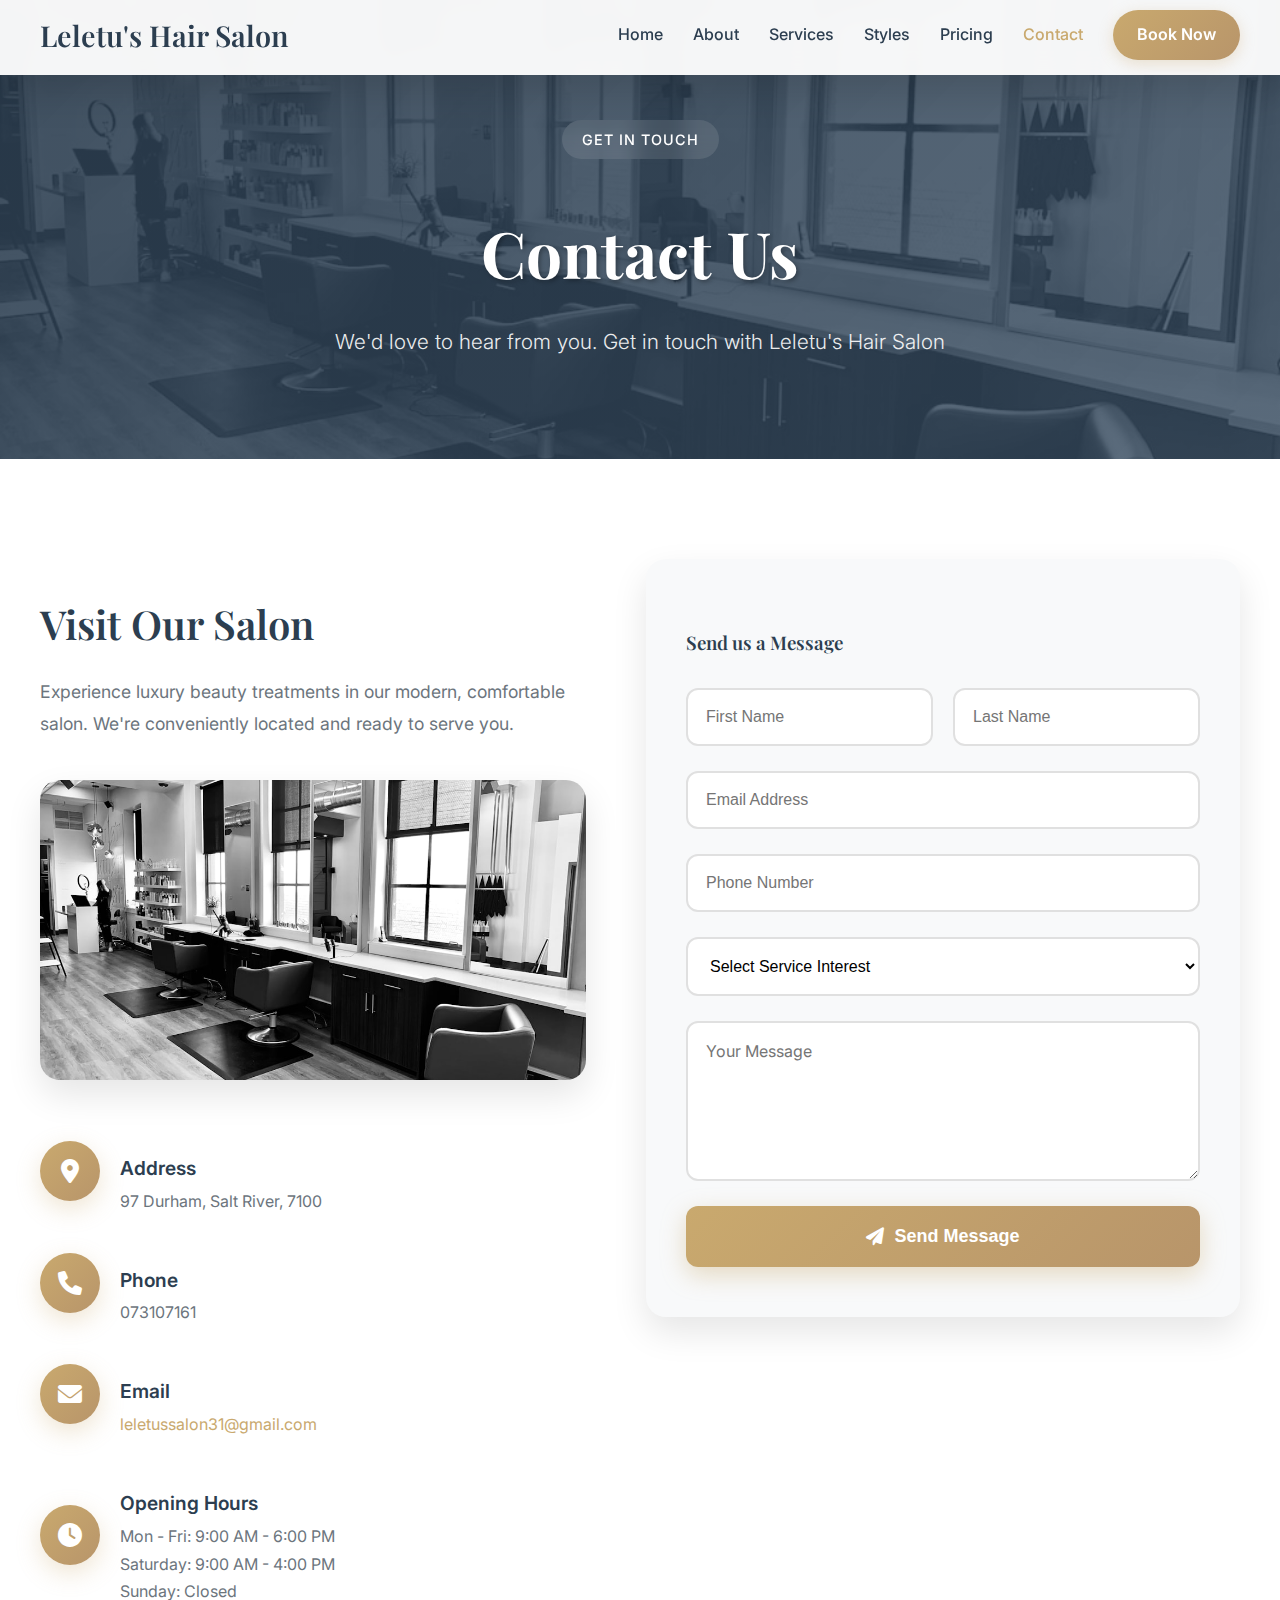
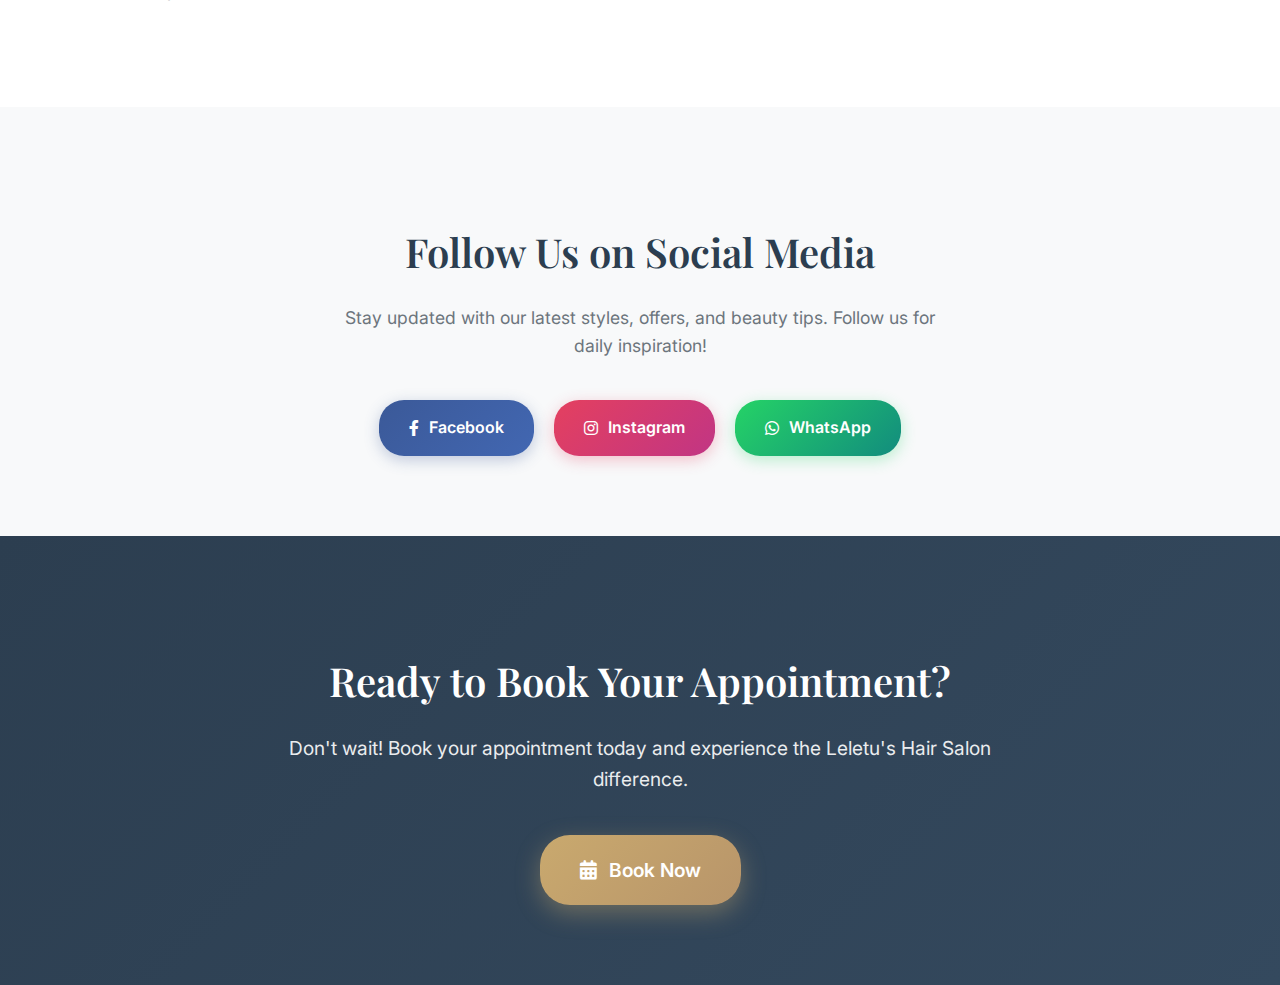
<file: Contact.html>
<!DOCTYPE html>
<html lang="en">
<head>
    <meta charset="UTF-8">
    <meta name="viewport" content="width=device-width, initial-scale=1.0">
    <title>Contact Us - Leletu's Hair Salon</title>
    <link href="https://fonts.googleapis.com/css2?family=Playfair+Display:wght@400;500;600;700&family=Inter:wght@300;400;500;600;700&display=swap" rel="stylesheet">
    <link rel="stylesheet" href="https://cdnjs.cloudflare.com/ajax/libs/font-awesome/6.0.0/css/all.min.css">
</head>
<body style="margin: 0; padding: 0; font-family: 'Inter', sans-serif; line-height: 1.6; color: #333;">

    <!-- Navigation - Exact same as homepage -->
    <nav style="position: fixed; top: 0; left: 0; width: 100%; background: rgba(255, 255, 255, 0.95); backdrop-filter: blur(10px); z-index: 1000; padding: 15px 0; box-shadow: 0 2px 20px rgba(0,0,0,0.1); transition: all 0.3s ease;">
        <div style="max-width: 1200px; margin: 0 auto; display: flex; justify-content: space-between; align-items: center; padding: 0 20px;">
            <div style="font-family: 'Playfair Display', serif; font-size: 1.8rem; font-weight: 600; color: #2c3e50;">
                Leletu's Hair Salon
            </div>
            <div style="display: flex; gap: 30px; align-items: center;">
                <a href="index.html" style="color: #2c3e50; text-decoration: none; font-weight: 500; transition: color 0.3s; position: relative;">Home</a>
                <a href="About.html" style="color: #2c3e50; text-decoration: none; font-weight: 500; transition: color 0.3s;">About</a>
                <a href="Services.html" style="color: #2c3e50; text-decoration: none; font-weight: 500; transition: color 0.3s;">Services</a>
                <a href="Styles.html" style="color: #2c3e50; text-decoration: none; font-weight: 500; transition: color 0.3s;">Styles</a>
                <a href="Pricing.html" style="color: #2c3e50; text-decoration: none; font-weight: 500; transition: color 0.3s;">Pricing</a>
                <a href="Contact.html" style="color: #c9a96e; text-decoration: none; font-weight: 500; transition: color 0.3s;">Contact</a>
                <a href="Booking.html" style="background: linear-gradient(135deg, #c9a96e, #b8956a); color: white; padding: 12px 24px; text-decoration: none; border-radius: 25px; font-weight: 600; transition: all 0.3s; box-shadow: 0 4px 15px rgba(201, 169, 110, 0.3);">Book Now</a>
            </div>
        </div>
    </nav>

    <!-- Hero Section -->
    <section style="padding: 120px 20px 80px; background: linear-gradient(135deg, rgba(44, 62, 80, 0.9), rgba(52, 73, 94, 0.8)), url('images/contact-salon.jpg'); background-size: cover; background-position: center; text-align: center; color: white;">
        <div style="max-width: 800px; margin: 0 auto;">
            <div style="margin-bottom: 20px;">
                <span style="display: inline-block; background: rgba(255, 255, 255, 0.1); padding: 8px 20px; border-radius: 20px; font-size: 0.9rem; font-weight: 500; letter-spacing: 1px; backdrop-filter: blur(10px);">
                    GET IN TOUCH
                </span>
            </div>
            <h1 style="font-family: 'Playfair Display', serif; font-size: clamp(2.5rem, 5vw, 4rem); font-weight: 700; margin-bottom: 20px; text-shadow: 2px 2px 4px rgba(0,0,0,0.3);">
                Contact Us
            </h1>
            <p style="font-size: 1.3rem; opacity: 0.9; font-weight: 300;">
                We'd love to hear from you. Get in touch with Leletu's Hair Salon
            </p>
        </div>
    </section>

    <!-- Contact Section -->
    <section style="padding: 100px 20px; background: white;">
        <div style="max-width: 1200px; margin: 0 auto;">
            
            <div style="display: grid; grid-template-columns: 1fr 1fr; gap: 60px; align-items: start;">
                
                <!-- Contact Information -->
                <div>
                    <div style="margin-bottom: 40px;">
                        <h2 style="font-family: 'Playfair Display', serif; font-size: 2.5rem; color: #2c3e50; margin-bottom: 20px; font-weight: 600;">
                            Visit Our Salon
                        </h2>
                        <p style="font-size: 1.1rem; color: #6c757d; line-height: 1.8;">
                            Experience luxury beauty treatments in our modern, comfortable salon. We're conveniently located and ready to serve you.
                        </p>
                    </div>
                    
                    <div style="margin-bottom: 40px;">
                        <img src="images/salon.jpg" alt="Leletu's Hair Salon Location" style="width: 100%; height: 300px; object-fit: cover; border-radius: 20px; box-shadow: 0 15px 35px rgba(0,0,0,0.1);">
                    </div>
                    
                    <div style="space-y: 25px;">
                        <div style="display: flex; align-items: center; margin-bottom: 25px;">
                            <div style="width: 60px; height: 60px; background: linear-gradient(135deg, #c9a96e, #b8956a); border-radius: 50%; display: flex; align-items: center; justify-content: center; margin-right: 20px; box-shadow: 0 8px 25px rgba(201, 169, 110, 0.3);">
                                <i class="fas fa-map-marker-alt" style="color: white; font-size: 1.5rem;"></i>
                            </div>
                            <div>
                                <h4 style="color: #2c3e50; font-size: 1.2rem; margin-bottom: 5px; font-weight: 600;">Address</h4>
                                <p style="color: #6c757d; margin: 0;">97 Durham, Salt River, 7100</p>
                            </div>
                        </div>
                        
                        <div style="display: flex; align-items: center; margin-bottom: 25px;">
                            <div style="width: 60px; height: 60px; background: linear-gradient(135deg, #c9a96e, #b8956a); border-radius: 50%; display: flex; align-items: center; justify-content: center; margin-right: 20px; box-shadow: 0 8px 25px rgba(201, 169, 110, 0.3);">
                                <i class="fas fa-phone" style="color: white; font-size: 1.5rem;"></i>
                            </div>
                            <div>
                                <h4 style="color: #2c3e50; font-size: 1.2rem; margin-bottom: 5px; font-weight: 600;">Phone</h4>
                                <p style="color: #6c757d; margin: 0;">073107161</p>
                            </div>
                        </div>
                        
                        <div style="display: flex; align-items: center; margin-bottom: 25px;">
                            <div style="width: 60px; height: 60px; background: linear-gradient(135deg, #c9a96e, #b8956a); border-radius: 50%; display: flex; align-items: center; justify-content: center; margin-right: 20px; box-shadow: 0 8px 25px rgba(201, 169, 110, 0.3);">
                                <i class="fas fa-envelope" style="color: white; font-size: 1.5rem;"></i>
                            </div>
                            <div>
                                <h4 style="color: #2c3e50; font-size: 1.2rem; margin-bottom: 5px; font-weight: 600;">Email</h4>
                                <p style="color: #6c757d; margin: 0;">
                                    <a href="mailto:leletussalon31@gmail.com" style="color: #c9a96e; text-decoration: none;">leletussalon31@gmail.com</a>
                                </p>
                            </div>
                        </div>
                        
                        <div style="display: flex; align-items: center;">
                            <div style="width: 60px; height: 60px; background: linear-gradient(135deg, #c9a96e, #b8956a); border-radius: 50%; display: flex; align-items: center; justify-content: center; margin-right: 20px; box-shadow: 0 8px 25px rgba(201, 169, 110, 0.3);">
                                <i class="fas fa-clock" style="color: white; font-size: 1.5rem;"></i>
                            </div>
                            <div>
                                <h4 style="color: #2c3e50; font-size: 1.2rem; margin-bottom: 5px; font-weight: 600;">Opening Hours</h4>
                                <div style="color: #6c757d;">
                                    <p style="margin: 2px 0;">Mon - Fri: 9:00 AM - 6:00 PM</p>
                                    <p style="margin: 2px 0;">Saturday: 9:00 AM - 4:00 PM</p>
                                    <p style="margin: 2px 0;">Sunday: Closed</p>
                                </div>
                            </div>
                        </div>
                    </div>
                </div>

                <!-- Contact Form -->
                <div style="background: #f8f9fa; padding: 50px 40px; border-radius: 20px; box-shadow: 0 15px 35px rgba(0,0,0,0.1);">
                    <h3 style="font-family: 'Playfair Display', serif; font-size: 2.rem; color: #2c3e50; margin-bottom: 30px; font-weight: 600;">
                        Send us a Message
                    </h3>
                    <form style="display: flex; flex-direction: column; gap: 25px;">
                        <div style="display: grid; grid-template-columns: 1fr 1fr; gap: 20px;">
                            <input type="text" placeholder="First Name" style="padding: 18px; border: 2px solid #e0e0e0; border-radius: 12px; font-size: 16px; transition: border-color 0.3s; background: white;">
                            <input type="text" placeholder="Last Name" style="padding: 18px; border: 2px solid #e0e0e0; border-radius: 12px; font-size: 16px; transition: border-color 0.3s; background: white;">
                        </div>
                        <input type="email" placeholder="Email Address" style="padding: 18px; border: 2px solid #e0e0e0; border-radius: 12px; font-size: 16px; transition: border-color 0.3s; background: white;">
                        <input type="tel" placeholder="Phone Number" style="padding: 18px; border: 2px solid #e0e0e0; border-radius: 12px; font-size: 16px; transition: border-color 0.3s; background: white;">
                        <select style="padding: 18px; border: 2px solid #e0e0e0; border-radius: 12px; font-size: 16px; transition: border-color 0.3s; background: white;">
                            <option value="">Select Service Interest</option>
                            <option value="hair-styling">Hair Styling</option>
                            <option value="braids">Braids & Cornrows</option>
                            <option value="nails">Nail Services</option>
                            <option value="makeup">Makeup</option>
                            <option value="consultation">Consultation</option>
                        </select>
                        <textarea placeholder="Your Message" rows="6" style="padding: 18px; border: 2px solid #e0e0e0; border-radius: 12px; font-size: 16px; resize: vertical; transition: border-color 0.3s; background: white; font-family: inherit;"></textarea>
                        <button type="submit" style="background: linear-gradient(135deg, #c9a96e, #b8956a); color: white; padding: 20px; border: none; border-radius: 12px; font-size: 18px; cursor: pointer; font-weight: 600; transition: all 0.3s; box-shadow: 0 8px 25px rgba(201, 169, 110, 0.4); display: flex; align-items: center; justify-content: center; gap: 10px;">
                            <i class="fas fa-paper-plane"></i>
                            Send Message
                        </button>
                    </form>
                </div>

            </div>
        </div>
    </section>

    <!-- Social Media Section -->
    <section style="padding: 80px 20px; background: #f8f9fa;">
        <div style="max-width: 1200px; margin: 0 auto; text-align: center;">
            <h2 style="font-family: 'Playfair Display', serif; font-size: 2.5rem; color: #2c3e50; margin-bottom: 20px; font-weight: 600;">
                Follow Us on Social Media
            </h2>
            <p style="font-size: 1.1rem; color: #6c757d; margin-bottom: 40px; max-width: 600px; margin-left: auto; margin-right: auto;">
                Stay updated with our latest styles, offers, and beauty tips. Follow us for daily inspiration!
            </p>
            <div style="display: flex; justify-content: center; gap: 20px; flex-wrap: wrap;">
                <a href="https://www.facebook.com/geozannah.leletu" target="_blank" style="background: linear-gradient(135deg, #3b5998, #4267B2); color: white; padding: 15px 30px; text-decoration: none; border-radius: 25px; display: inline-flex; align-items: center; gap: 10px; font-weight: 600; transition: all 0.3s; box-shadow: 0 4px 15px rgba(59, 89, 152, 0.3);">
                    <i class="fab fa-facebook-f"></i>
                    Facebook
                </a>
                <a href="https://www.instagram.com/lhezar97" target="_blank" style="background: linear-gradient(135deg, #E4405F, #C13584); color: white; padding: 15px 30px; text-decoration: none; border-radius: 25px; display: inline-flex; align-items: center; gap: 10px; font-weight: 600; transition: all 0.3s; box-shadow: 0 4px 15px rgba(228, 64, 95, 0.3);">
                    <i class="fab fa-instagram"></i>
                    Instagram
                </a>
                <a href="https://wa.me/27786624017" target="_blank" style="background: linear-gradient(135deg, #25D366, #128C7E); color: white; padding: 15px 30px; text-decoration: none; border-radius: 25px; display: inline-flex; align-items: center; gap: 10px; font-weight: 600; transition: all 0.3s; box-shadow: 0 4px 15px rgba(37, 211, 102, 0.3);">
                    <i class="fab fa-whatsapp"></i>
                    WhatsApp
                </a>
            </div>
        </div>
    </section>

    <!-- CTA Section -->
    <section style="padding: 80px 20px; background: linear-gradient(135deg, #2c3e50, #34495e); color: white; text-align: center;">
        <div style="max-width: 800px; margin: 0 auto;">
            <h2 style="font-family: 'Playfair Display', serif; font-size: 2.5rem; margin-bottom: 20px; font-weight: 600;">
                Ready to Book Your Appointment?
            </h2>
            <p style="font-size: 1.2rem; margin-bottom: 40px; opacity: 0.9;">
                Don't wait! Book your appointment today and experience the Leletu's Hair Salon difference.
            </p>
            <a href="Booking.html" style="background: linear-gradient(135deg, #c9a96e, #b8956a); color: white; padding: 20px 40px; text-decoration: none; border-radius: 30px; font-size: 1.2rem; font-weight: 600; transition: all 0.3s; box-shadow: 0 8px 25px rgba(201, 169, 110, 0.4); display: inline-flex; align-items: center; gap: 12px;">
                <i class="fas fa-calendar-alt"></i>
                Book Now
            </a>
        </div>
    </section>

    <style>
        a:hover {
            transform: translateY(-2px);
        }
        
        [style*="box-shadow"]:hover {
            transform: translateY(-5px);
            box-shadow: 0 15px 40px rgba(0,0,0,0.15) !important;
        }
        
        nav a:hover {
            color: #c9a96e !important;
        }
        
        nav a:hover::after {
            content: '';
            position: absolute;
            bottom: -5px;
            left: 0;
            width: 100%;
            height: 2px;
            background: #c9a96e;
        }
        
        input:focus, select:focus, textarea:focus {
            border-color: #c9a96e !important;
            outline: none;
            box-shadow: 0 0 0 3px rgba(201, 169, 110, 0.2);
        }
        
        @media (max-width: 768px) {
            nav div:last-child {
                display: none;
            }
            
            [style*="grid-template-columns: 1fr 1fr"] {
                grid-template-columns: 1fr !important;
                gap: 40px !important;
            }
        }
    </style>

</body>
</html>
</file>
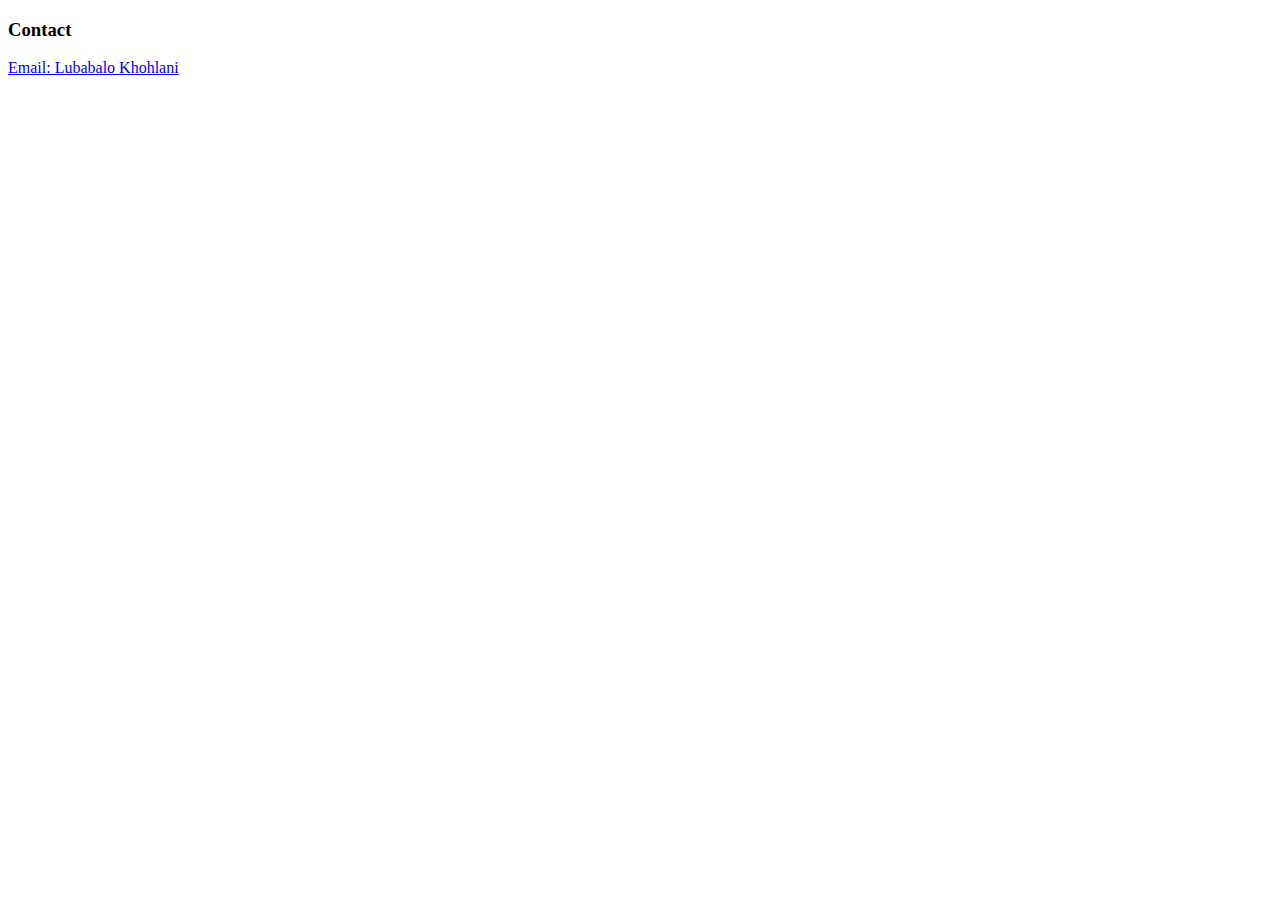
<file: Email.html>
<!DOCTYPE html>
        <html>
            <body>
                <h3> Contact </h3>
                <a href="mailto:lubabalokhohlani56@gmail.com"> Email: Lubabalo Khohlani</a>
                </body>
            </html>
</file>
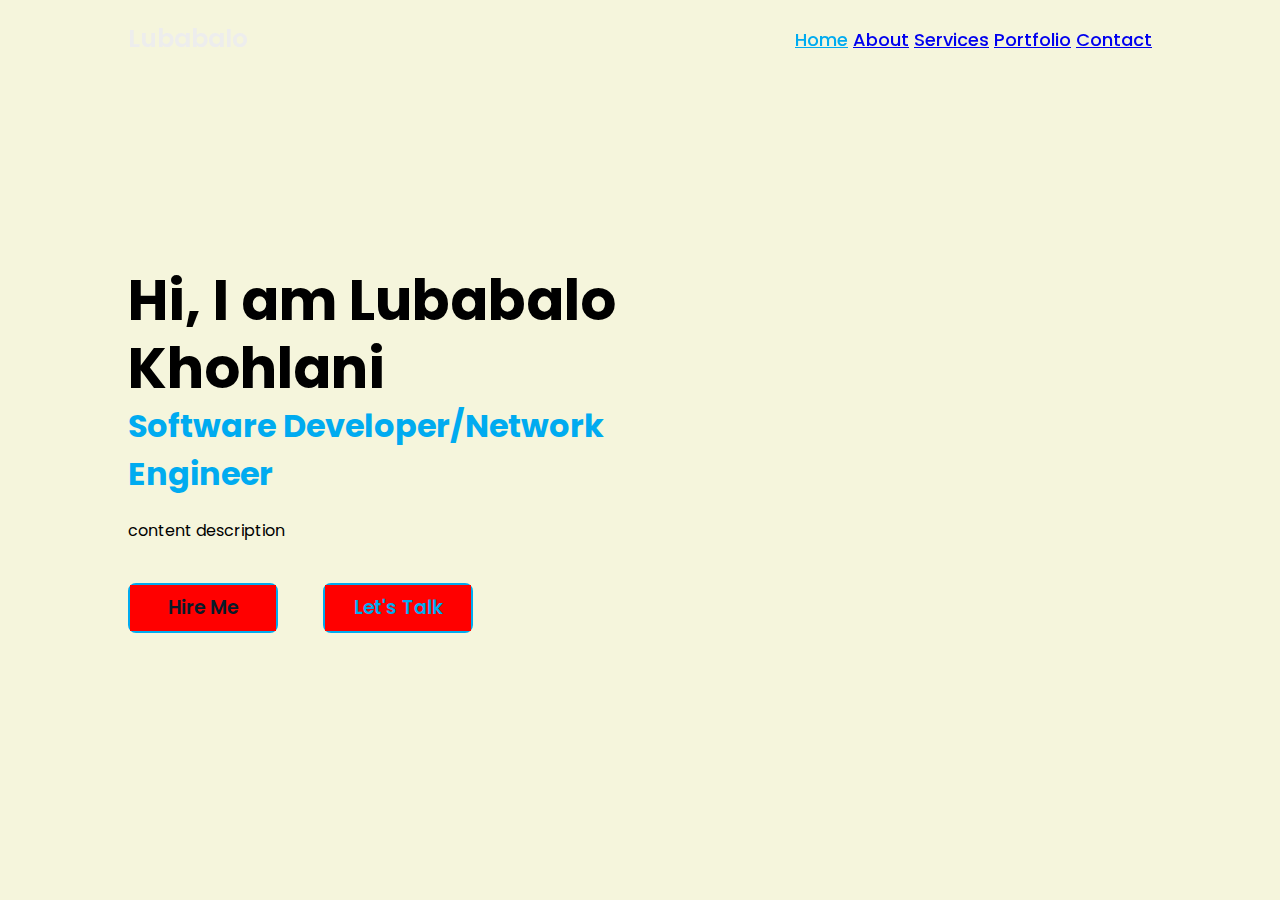
<file: PersonalPortfolio.html>
<!DOCTYPE html>
<html lang="en">
    <head>
        <meta charset="UTF-8">
        <meta http-equiv="X-UA-Compatible" content="IE=edge">
        <meta name="viewport" content="width=device=width,
        initial=scale=1.0">
        <title>Portfolio</title>
        <link rel="stylesheet" href="Style.css">
            </head>


                <body style="background-color: beige; color: black;">
            <header class="header">
                <a href="#" class="logo">Lubabalo</a>

                <nav class="navbar">
                    <a href="#" class="active">Home</a>
                    <a href="#">About</a>
                    <a href="#">Services</a>
                    <a href="#">Portfolio</a>
                    <a href="#">Contact</a>
                    </nav>
            </header>

            <section class="home">
                <div class="home-content">
                    <h1>Hi, I am Lubabalo Khohlani </h1>
                    <h3>Software Developer/Network Engineer</h3>
                    <p>content description </p>
                    <div class="btn-box">
                        <a href="#"> Hire Me</a>
                        <a href="#"> Let's Talk</a>
                        </div>
                    </div>
                 </section>
                    </body>

    </html>
</file>
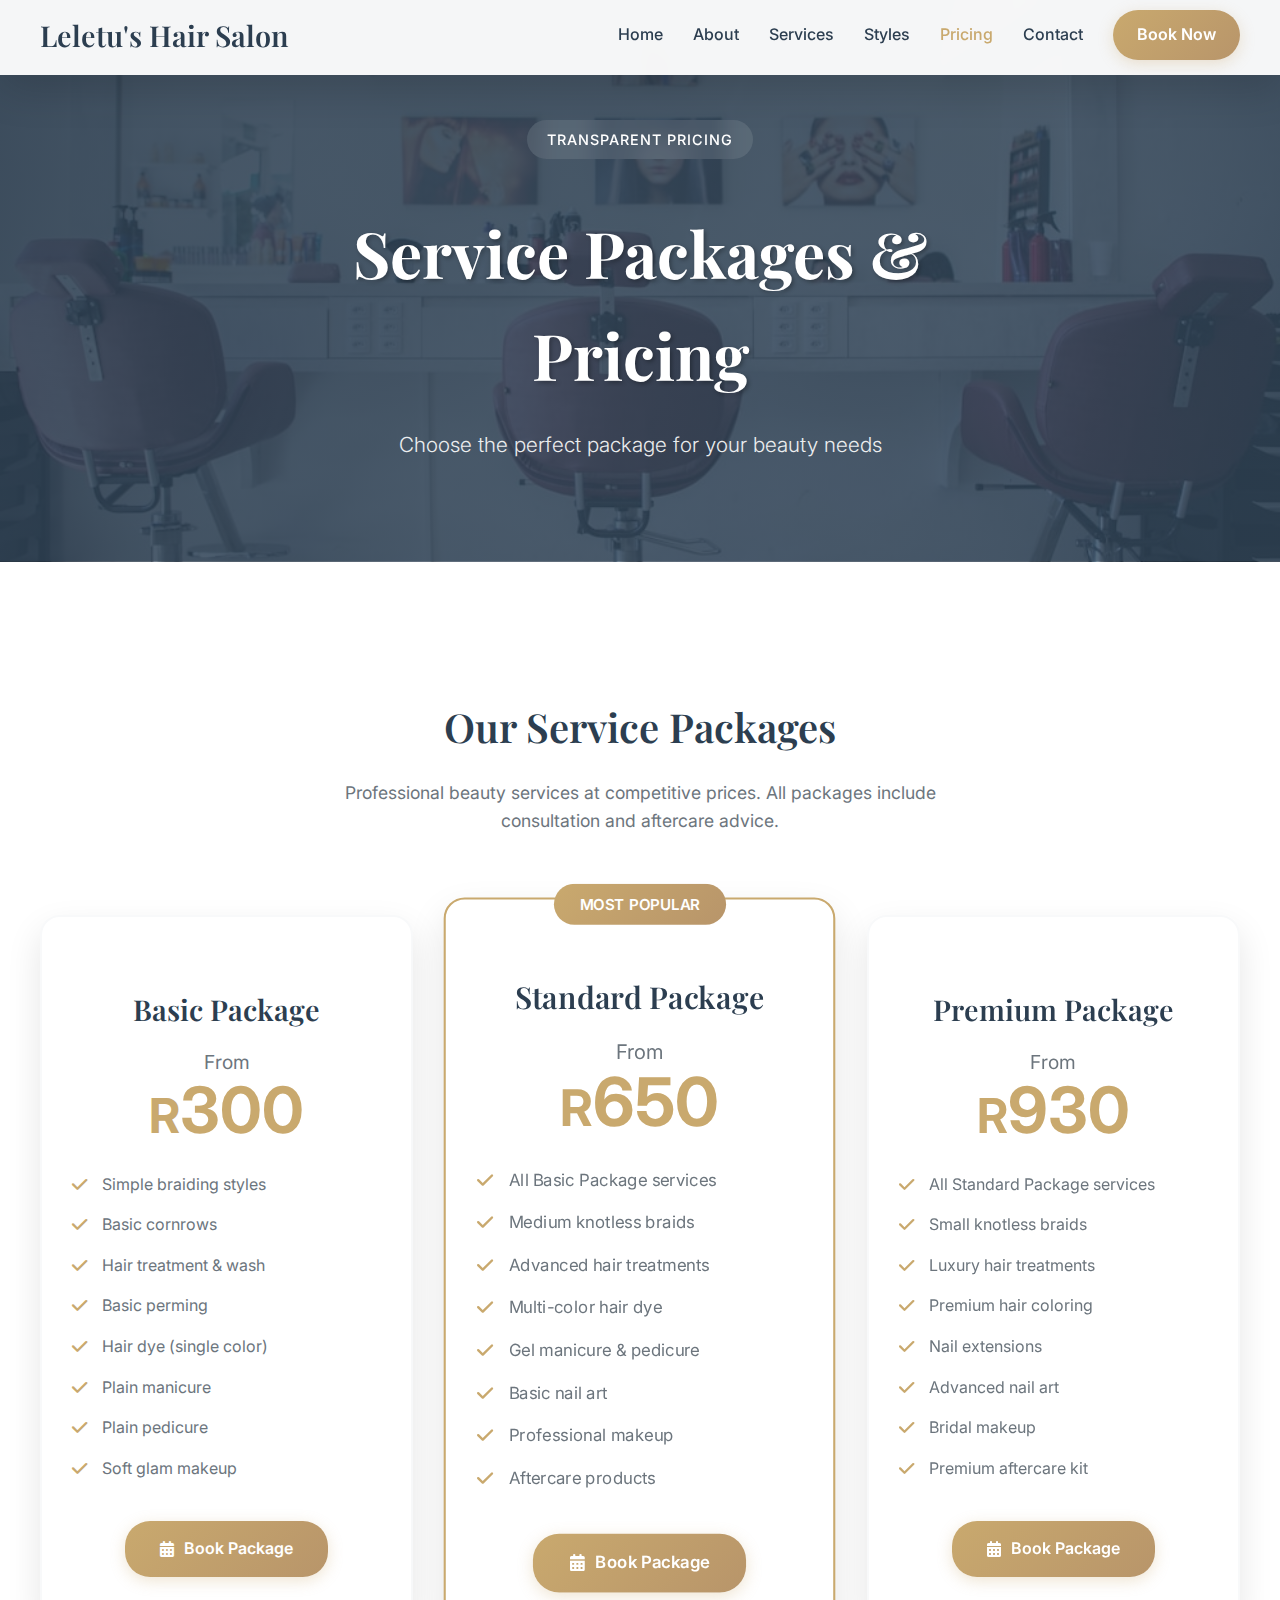
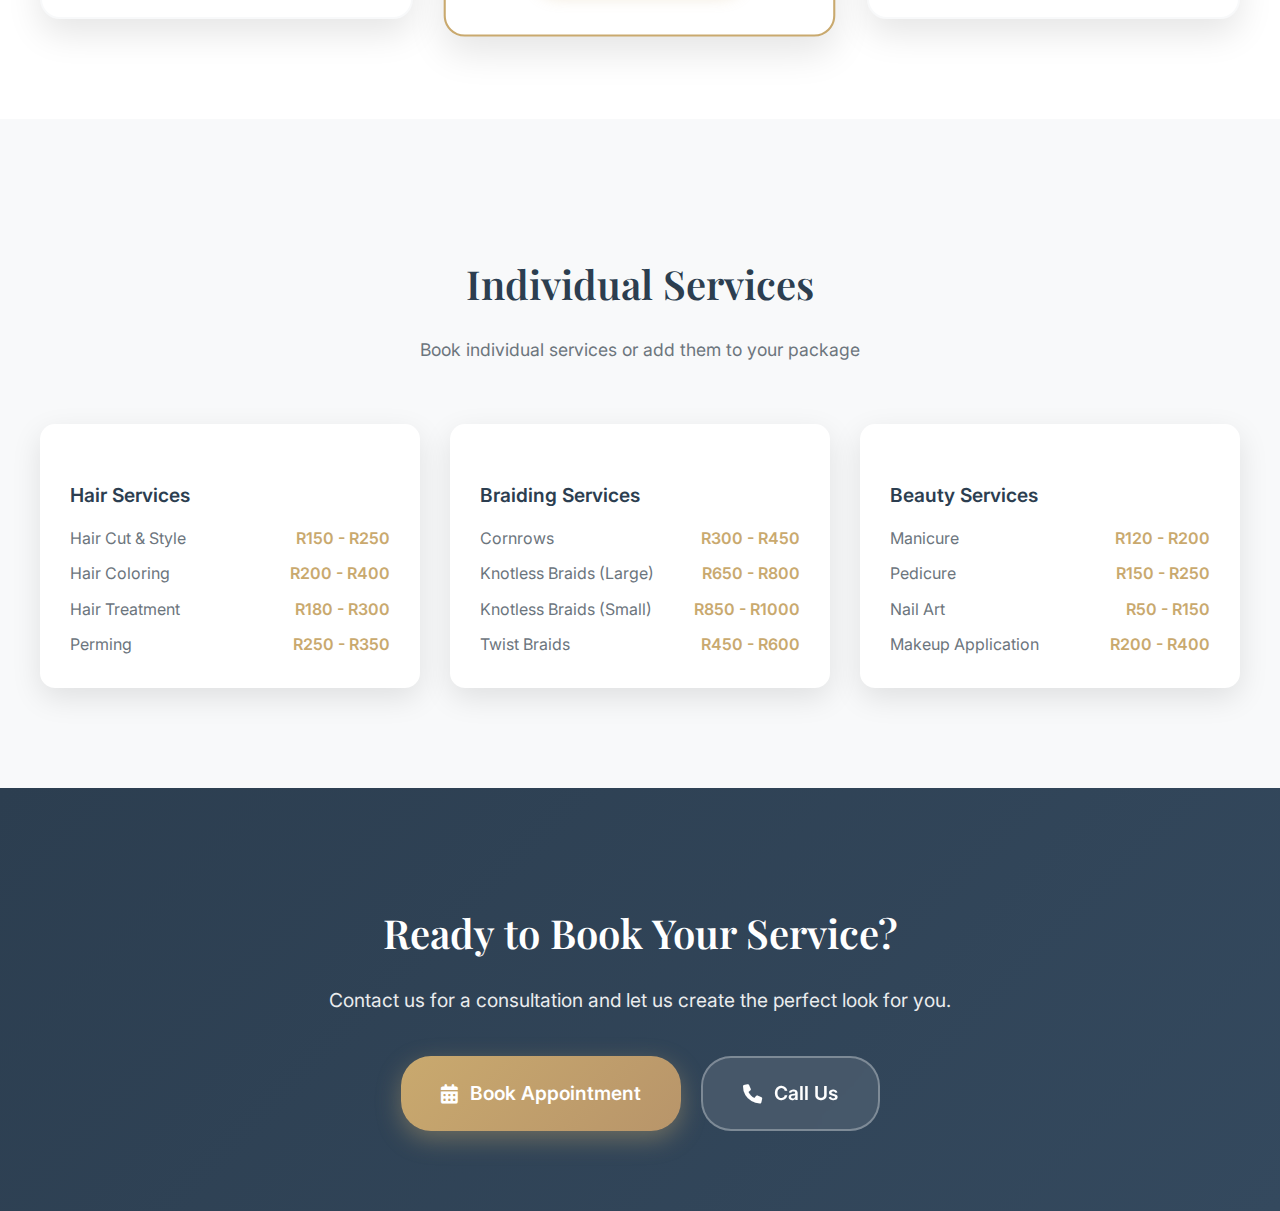
<file: Pricing.html>
<!DOCTYPE html>
<html lang="en">
<head>
    <meta charset="UTF-8">
    <meta name="viewport" content="width=device-width, initial-scale=1.0">
    <title>Pricing - Leletu's Hair Salon</title>
    <link href="https://fonts.googleapis.com/css2?family=Playfair+Display:wght@400;500;600;700&family=Inter:wght@300;400;500;600;700&display=swap" rel="stylesheet">
    <link rel="stylesheet" href="https://cdnjs.cloudflare.com/ajax/libs/font-awesome/6.0.0/css/all.min.css">
</head>
<body style="margin: 0; padding: 0; font-family: 'Inter', sans-serif; line-height: 1.6; color: #333;">

    <!-- Navigation - Exact same as homepage -->
    <nav style="position: fixed; top: 0; left: 0; width: 100%; background: rgba(255, 255, 255, 0.95); backdrop-filter: blur(10px); z-index: 1000; padding: 15px 0; box-shadow: 0 2px 20px rgba(0,0,0,0.1); transition: all 0.3s ease;">
        <div style="max-width: 1200px; margin: 0 auto; display: flex; justify-content: space-between; align-items: center; padding: 0 20px;">
            <div style="font-family: 'Playfair Display', serif; font-size: 1.8rem; font-weight: 600; color: #2c3e50;">
                Leletu's Hair Salon
            </div>
            <div style="display: flex; gap: 30px; align-items: center;">
                <a href="index.html" style="color: #2c3e50; text-decoration: none; font-weight: 500; transition: color 0.3s; position: relative;">Home</a>
                <a href="About.html" style="color: #2c3e50; text-decoration: none; font-weight: 500; transition: color 0.3s;">About</a>
                <a href="Services.html" style="color: #2c3e50; text-decoration: none; font-weight: 500; transition: color 0.3s;">Services</a>
                <a href="Styles.html" style="color: #2c3e50; text-decoration: none; font-weight: 500; transition: color 0.3s;">Styles</a>
                <a href="Pricing.html" style="color: #c9a96e; text-decoration: none; font-weight: 500; transition: color 0.3s;">Pricing</a>
                <a href="Contact.html" style="color: #2c3e50; text-decoration: none; font-weight: 500; transition: color 0.3s;">Contact</a>
                <a href="Booking.html" style="background: linear-gradient(135deg, #c9a96e, #b8956a); color: white; padding: 12px 24px; text-decoration: none; border-radius: 25px; font-weight: 600; transition: all 0.3s; box-shadow: 0 4px 15px rgba(201, 169, 110, 0.3);">Book Now</a>
            </div>
        </div>
    </nav>

    <!-- Hero Section -->
    <section style="padding: 120px 20px 80px; background: linear-gradient(135deg, rgba(44, 62, 80, 0.9), rgba(52, 73, 94, 0.8)), url('images/salon-interior.jpg'); background-size: cover; background-position: center; text-align: center; color: white;">
        <div style="max-width: 800px; margin: 0 auto;">
            <div style="margin-bottom: 20px;">
                <span style="display: inline-block; background: rgba(255, 255, 255, 0.1); padding: 8px 20px; border-radius: 20px; font-size: 0.9rem; font-weight: 500; letter-spacing: 1px; backdrop-filter: blur(10px);">
                    TRANSPARENT PRICING
                </span>
            </div>
            <h1 style="font-family: 'Playfair Display', serif; font-size: clamp(2.5rem, 5vw, 4rem); font-weight: 700; margin-bottom: 20px; text-shadow: 2px 2px 4px rgba(0,0,0,0.3);">
                Service Packages & Pricing
            </h1>
            <p style="font-size: 1.3rem; opacity: 0.9; font-weight: 300;">
                Choose the perfect package for your beauty needs
            </p>
        </div>
    </section>

    <!-- Pricing Section -->
    <section style="padding: 100px 20px; background: white;">
        <div style="max-width: 1200px; margin: 0 auto;">
            
            <div style="text-align: center; margin-bottom: 80px;">
                <h2 style="font-family: 'Playfair Display', serif; font-size: 2.5rem; color: #2c3e50; margin-bottom: 20px; font-weight: 600;">
                    Our Service Packages
                </h2>
                <p style="font-size: 1.1rem; color: #6c757d; max-width: 600px; margin: 0 auto;">
                    Professional beauty services at competitive prices. All packages include consultation and aftercare advice.
                </p>
            </div>

            <div style="display: grid; grid-template-columns: repeat(auto-fit, minmax(350px, 1fr)); gap: 40px;">
                
                <!-- Basic Package -->
                <div style="background: white; border-radius: 20px; padding: 40px 30px; text-align: center; box-shadow: 0 15px 35px rgba(0,0,0,0.1); transition: all 0.3s; position: relative; border: 2px solid #f8f9fa;">
                    <div style="margin-bottom: 30px;">
                        <h3 style="font-family: 'Playfair Display', serif; font-size: 1.8rem; color: #2c3e50; margin-bottom: 15px; font-weight: 600;">Basic Package</h3>
                        <div style="margin-bottom: 20px;">
                            <span style="font-size: 1.2rem; color: #6c757d;">From</span>
                            <div style="font-size: 3rem; font-weight: 700; color: #c9a96e; line-height: 1;">
                                R<span style="font-size: 4rem;">300</span>
                            </div>
                        </div>
                    </div>
                    
                    <div style="text-align: left; margin-bottom: 40px;">
                        <div style="display: flex; align-items: center; margin-bottom: 15px;">
                            <i class="fas fa-check" style="color: #c9a96e; margin-right: 15px; font-size: 1.1rem;"></i>
                            <span style="color: #6c757d; font-size: 1rem;">Simple braiding styles</span>
                        </div>
                        <div style="display: flex; align-items: center; margin-bottom: 15px;">
                            <i class="fas fa-check" style="color: #c9a96e; margin-right: 15px; font-size: 1.1rem;"></i>
                            <span style="color: #6c757d; font-size: 1rem;">Basic cornrows</span>
                        </div>
                        <div style="display: flex; align-items: center; margin-bottom: 15px;">
                            <i class="fas fa-check" style="color: #c9a96e; margin-right: 15px; font-size: 1.1rem;"></i>
                            <span style="color: #6c757d; font-size: 1rem;">Hair treatment & wash</span>
                        </div>
                        <div style="display: flex; align-items: center; margin-bottom: 15px;">
                            <i class="fas fa-check" style="color: #c9a96e; margin-right: 15px; font-size: 1.1rem;"></i>
                            <span style="color: #6c757d; font-size: 1rem;">Basic perming</span>
                        </div>
                        <div style="display: flex; align-items: center; margin-bottom: 15px;">
                            <i class="fas fa-check" style="color: #c9a96e; margin-right: 15px; font-size: 1.1rem;"></i>
                            <span style="color: #6c757d; font-size: 1rem;">Hair dye (single color)</span>
                        </div>
                        <div style="display: flex; align-items: center; margin-bottom: 15px;">
                            <i class="fas fa-check" style="color: #c9a96e; margin-right: 15px; font-size: 1.1rem;"></i>
                            <span style="color: #6c757d; font-size: 1rem;">Plain manicure</span>
                        </div>
                        <div style="display: flex; align-items: center; margin-bottom: 15px;">
                            <i class="fas fa-check" style="color: #c9a96e; margin-right: 15px; font-size: 1.1rem;"></i>
                            <span style="color: #6c757d; font-size: 1rem;">Plain pedicure</span>
                        </div>
                        <div style="display: flex; align-items: center;">
                            <i class="fas fa-check" style="color: #c9a96e; margin-right: 15px; font-size: 1.1rem;"></i>
                            <span style="color: #6c757d; font-size: 1rem;">Soft glam makeup</span>
                        </div>
                    </div>
                    
                    <a href="Booking.html" style="background: linear-gradient(135deg, #c9a96e, #b8956a); color: white; padding: 15px 35px; text-decoration: none; border-radius: 25px; font-weight: 600; transition: all 0.3s; display: inline-flex; align-items: center; gap: 10px; box-shadow: 0 4px 15px rgba(201, 169, 110, 0.3);">
                        <i class="fas fa-calendar-alt"></i>
                        Book Package
                    </a>
                </div>

                <!-- Standard Package -->
                <div style="background: white; border-radius: 20px; padding: 40px 30px; text-align: center; box-shadow: 0 15px 35px rgba(0,0,0,0.1); transition: all 0.3s; position: relative; border: 2px solid #c9a96e; transform: scale(1.05);">
                    <div style="position: absolute; top: -15px; left: 50%; transform: translateX(-50%); background: linear-gradient(135deg, #c9a96e, #b8956a); color: white; padding: 8px 25px; border-radius: 20px; font-size: 0.9rem; font-weight: 600;">
                        MOST POPULAR
                    </div>
                    <div style="margin-bottom: 30px;">
                        <h3 style="font-family: 'Playfair Display', serif; font-size: 1.8rem; color: #2c3e50; margin-bottom: 15px; font-weight: 600;">Standard Package</h3>
                        <div style="margin-bottom: 20px;">
                            <span style="font-size: 1.2rem; color: #6c757d;">From</span>
                            <div style="font-size: 3rem; font-weight: 700; color: #c9a96e; line-height: 1;">
                                R<span style="font-size: 4rem;">650</span>
                            </div>
                        </div>
                    </div>
                    
                    <div style="text-align: left; margin-bottom: 40px;">
                        <div style="display: flex; align-items: center; margin-bottom: 15px;">
                            <i class="fas fa-check" style="color: #c9a96e; margin-right: 15px; font-size: 1.1rem;"></i>
                            <span style="color: #6c757d; font-size: 1rem;">All Basic Package services</span>
                        </div>
                        <div style="display: flex; align-items: center; margin-bottom: 15px;">
                            <i class="fas fa-check" style="color: #c9a96e; margin-right: 15px; font-size: 1.1rem;"></i>
                            <span style="color: #6c757d; font-size: 1rem;">Medium knotless braids</span>
                        </div>
                        <div style="display: flex; align-items: center; margin-bottom: 15px;">
                            <i class="fas fa-check" style="color: #c9a96e; margin-right: 15px; font-size: 1.1rem;"></i>
                            <span style="color: #6c757d; font-size: 1rem;">Advanced hair treatments</span>
                        </div>
                        <div style="display: flex; align-items: center; margin-bottom: 15px;">
                            <i class="fas fa-check" style="color: #c9a96e; margin-right: 15px; font-size: 1.1rem;"></i>
                            <span style="color: #6c757d; font-size: 1rem;">Multi-color hair dye</span>
                        </div>
                        <div style="display: flex; align-items: center; margin-bottom: 15px;">
                            <i class="fas fa-check" style="color: #c9a96e; margin-right: 15px; font-size: 1.1rem;"></i>
                            <span style="color: #6c757d; font-size: 1rem;">Gel manicure & pedicure</span>
                        </div>
                        <div style="display: flex; align-items: center; margin-bottom: 15px;">
                            <i class="fas fa-check" style="color: #c9a96e; margin-right: 15px; font-size: 1.1rem;"></i>
                            <span style="color: #6c757d; font-size: 1rem;">Basic nail art</span>
                        </div>
                        <div style="display: flex; align-items: center; margin-bottom: 15px;">
                            <i class="fas fa-check" style="color: #c9a96e; margin-right: 15px; font-size: 1.1rem;"></i>
                            <span style="color: #6c757d; font-size: 1rem;">Professional makeup</span>
                        </div>
                        <div style="display: flex; align-items: center;">
                            <i class="fas fa-check" style="color: #c9a96e; margin-right: 15px; font-size: 1.1rem;"></i>
                            <span style="color: #6c757d; font-size: 1rem;">Aftercare products</span>
                        </div>
                    </div>
                    
                    <a href="Booking.html" style="background: linear-gradient(135deg, #c9a96e, #b8956a); color: white; padding: 15px 35px; text-decoration: none; border-radius: 25px; font-weight: 600; transition: all 0.3s; display: inline-flex; align-items: center; gap: 10px; box-shadow: 0 4px 15px rgba(201, 169, 110, 0.3);">
                        <i class="fas fa-calendar-alt"></i>
                        Book Package
                    </a>
                </div>

                <!-- Premium Package -->
                <div style="background: white; border-radius: 20px; padding: 40px 30px; text-align: center; box-shadow: 0 15px 35px rgba(0,0,0,0.1); transition: all 0.3s; position: relative; border: 2px solid #f8f9fa;">
                    <div style="margin-bottom: 30px;">
                        <h3 style="font-family: 'Playfair Display', serif; font-size: 1.8rem; color: #2c3e50; margin-bottom: 15px; font-weight: 600;">Premium Package</h3>
                        <div style="margin-bottom: 20px;">
                            <span style="font-size: 1.2rem; color: #6c757d;">From</span>
                            <div style="font-size: 3rem; font-weight: 700; color: #c9a96e; line-height: 1;">
                                R<span style="font-size: 4rem;">930</span>
                            </div>
                        </div>
                    </div>
                    
                    <div style="text-align: left; margin-bottom: 40px;">
                        <div style="display: flex; align-items: center; margin-bottom: 15px;">
                            <i class="fas fa-check" style="color: #c9a96e; margin-right: 15px; font-size: 1.1rem;"></i>
                            <span style="color: #6c757d; font-size: 1rem;">All Standard Package services</span>
                        </div>
                        <div style="display: flex; align-items: center; margin-bottom: 15px;">
                            <i class="fas fa-check" style="color: #c9a96e; margin-right: 15px; font-size: 1.1rem;"></i>
                            <span style="color: #6c757d; font-size: 1rem;">Small knotless braids</span>
                        </div>
                        <div style="display: flex; align-items: center; margin-bottom: 15px;">
                            <i class="fas fa-check" style="color: #c9a96e; margin-right: 15px; font-size: 1.1rem;"></i>
                            <span style="color: #6c757d; font-size: 1rem;">Luxury hair treatments</span>
                        </div>
                        <div style="display: flex; align-items: center; margin-bottom: 15px;">
                            <i class="fas fa-check" style="color: #c9a96e; margin-right: 15px; font-size: 1.1rem;"></i>
                            <span style="color: #6c757d; font-size: 1rem;">Premium hair coloring</span>
                        </div>
                        <div style="display: flex; align-items: center; margin-bottom: 15px;">
                            <i class="fas fa-check" style="color: #c9a96e; margin-right: 15px; font-size: 1.1rem;"></i>
                            <span style="color: #6c757d; font-size: 1rem;">Nail extensions</span>
                        </div>
                        <div style="display: flex; align-items: center; margin-bottom: 15px;">
                            <i class="fas fa-check" style="color: #c9a96e; margin-right: 15px; font-size: 1.1rem;"></i>
                            <span style="color: #6c757d; font-size: 1rem;">Advanced nail art</span>
                        </div>
                        <div style="display: flex; align-items: center; margin-bottom: 15px;">
                            <i class="fas fa-check" style="color: #c9a96e; margin-right: 15px; font-size: 1.1rem;"></i>
                            <span style="color: #6c757d; font-size: 1rem;">Bridal makeup</span>
                        </div>
                        <div style="display: flex; align-items: center;">
                            <i class="fas fa-check" style="color: #c9a96e; margin-right: 15px; font-size: 1.1rem;"></i>
                            <span style="color: #6c757d; font-size: 1rem;">Premium aftercare kit</span>
                        </div>
                    </div>
                    
                    <a href="Booking.html" style="background: linear-gradient(135deg, #c9a96e, #b8956a); color: white; padding: 15px 35px; text-decoration: none; border-radius: 25px; font-weight: 600; transition: all 0.3s; display: inline-flex; align-items: center; gap: 10px; box-shadow: 0 4px 15px rgba(201, 169, 110, 0.3);">
                        <i class="fas fa-calendar-alt"></i>
                        Book Package
                    </a>
                </div>

            </div>
        </div>
    </section>

    <!-- Additional Services -->
    <section style="padding: 100px 20px; background: #f8f9fa;">
        <div style="max-width: 1200px; margin: 0 auto;">
            <div style="text-align: center; margin-bottom: 60px;">
                <h2 style="font-family: 'Playfair Display', serif; font-size: 2.5rem; color: #2c3e50; margin-bottom: 20px; font-weight: 600;">
                    Individual Services
                </h2>
                <p style="font-size: 1.1rem; color: #6c757d;">
                    Book individual services or add them to your package
                </p>
            </div>
            
            <div style="display: grid; grid-template-columns: repeat(auto-fit, minmax(300px, 1fr)); gap: 30px;">
                <div style="background: white; padding: 30px; border-radius: 15px; box-shadow: 0 10px 30px rgba(0,0,0,0.1);">
                    <h4 style="color: #2c3e50; font-size: 1.2rem; margin-bottom: 15px; font-weight: 600;">Hair Services</h4>
                    <div style="display: flex; justify-content: space-between; margin-bottom: 10px;">
                        <span style="color: #6c757d;">Hair Cut & Style</span>
                        <span style="color: #c9a96e; font-weight: 600;">R150 - R250</span>
                    </div>
                    <div style="display: flex; justify-content: space-between; margin-bottom: 10px;">
                        <span style="color: #6c757d;">Hair Coloring</span>
                        <span style="color: #c9a96e; font-weight: 600;">R200 - R400</span>
                    </div>
                    <div style="display: flex; justify-content: space-between; margin-bottom: 10px;">
                        <span style="color: #6c757d;">Hair Treatment</span>
                        <span style="color: #c9a96e; font-weight: 600;">R180 - R300</span>
                    </div>
                    <div style="display: flex; justify-content: space-between;">
                        <span style="color: #6c757d;">Perming</span>
                        <span style="color: #c9a96e; font-weight: 600;">R250 - R350</span>
                    </div>
                </div>
                
                <div style="background: white; padding: 30px; border-radius: 15px; box-shadow: 0 10px 30px rgba(0,0,0,0.1);">
                    <h4 style="color: #2c3e50; font-size: 1.2rem; margin-bottom: 15px; font-weight: 600;">Braiding Services</h4>
                    <div style="display: flex; justify-content: space-between; margin-bottom: 10px;">
                        <span style="color: #6c757d;">Cornrows</span>
                        <span style="color: #c9a96e; font-weight: 600;">R300 - R450</span>
                    </div>
                    <div style="display: flex; justify-content: space-between; margin-bottom: 10px;">
                        <span style="color: #6c757d;">Knotless Braids (Large)</span>
                        <span style="color: #c9a96e; font-weight: 600;">R650 - R800</span>
                    </div>
                    <div style="display: flex; justify-content: space-between; margin-bottom: 10px;">
                        <span style="color: #6c757d;">Knotless Braids (Small)</span>
                        <span style="color: #c9a96e; font-weight: 600;">R850 - R1000</span>
                    </div>
                    <div style="display: flex; justify-content: space-between;">
                        <span style="color: #6c757d;">Twist Braids</span>
                        <span style="color: #c9a96e; font-weight: 600;">R450 - R600</span>
                    </div>
                </div>
                
                <div style="background: white; padding: 30px; border-radius: 15px; box-shadow: 0 10px 30px rgba(0,0,0,0.1);">
                    <h4 style="color: #2c3e50; font-size: 1.2rem; margin-bottom: 15px; font-weight: 600;">Beauty Services</h4>
                    <div style="display: flex; justify-content: space-between; margin-bottom: 10px;">
                        <span style="color: #6c757d;">Manicure</span>
                        <span style="color: #c9a96e; font-weight: 600;">R120 - R200</span>
                    </div>
                    <div style="display: flex; justify-content: space-between; margin-bottom: 10px;">
                        <span style="color: #6c757d;">Pedicure</span>
                        <span style="color: #c9a96e; font-weight: 600;">R150 - R250</span>
                    </div>
                    <div style="display: flex; justify-content: space-between; margin-bottom: 10px;">
                        <span style="color: #6c757d;">Nail Art</span>
                        <span style="color: #c9a96e; font-weight: 600;">R50 - R150</span>
                    </div>
                    <div style="display: flex; justify-content: space-between;">
                        <span style="color: #6c757d;">Makeup Application</span>
                        <span style="color: #c9a96e; font-weight: 600;">R200 - R400</span>
                    </div>
                </div>
            </div>
        </div>
    </section>

    <!-- CTA Section -->
    <section style="padding: 80px 20px; background: linear-gradient(135deg, #2c3e50, #34495e); color: white; text-align: center;">
        <div style="max-width: 800px; margin: 0 auto;">
            <h2 style="font-family: 'Playfair Display', serif; font-size: 2.5rem; margin-bottom: 20px; font-weight: 600;">
                Ready to Book Your Service?
            </h2>
            <p style="font-size: 1.2rem; margin-bottom: 40px; opacity: 0.9;">
                Contact us for a consultation and let us create the perfect look for you.
            </p>
            <div style="display: flex; gap: 20px; justify-content: center; flex-wrap: wrap;">
                <a href="Booking.html" style="background: linear-gradient(135deg, #c9a96e, #b8956a); color: white; padding: 20px 40px; text-decoration: none; border-radius: 30px; font-size: 1.2rem; font-weight: 600; transition: all 0.3s; box-shadow: 0 8px 25px rgba(201, 169, 110, 0.4); display: inline-flex; align-items: center; gap: 12px;">
                    <i class="fas fa-calendar-alt"></i>
                    Book Appointment
                </a>
                <a href="Contact.html" style="background: rgba(255, 255, 255, 0.1); color: white; padding: 20px 40px; text-decoration: none; border: 2px solid rgba(255, 255, 255, 0.3); border-radius: 30px; font-size: 1.2rem; font-weight: 600; transition: all 0.3s; backdrop-filter: blur(10px); display: inline-flex; align-items: center; gap: 12px;">
                    <i class="fas fa-phone"></i>
                    Call Us
                </a>
            </div>
        </div>
    </section>

    <style>
        a:hover {
            transform: translateY(-2px);
        }
        
        [style*="box-shadow"]:hover {
            transform: translateY(-5px);
            box-shadow: 0 15px 40px rgba(0,0,0,0.15) !important;
        }
        
        nav a:hover {
            color: #c9a96e !important;
        }
        
        nav a:hover::after {
            content: '';
            position: absolute;
            bottom: -5px;
            left: 0;
            width: 100%;
            height: 2px;
            background: #c9a96e;
        }
        
        @media (max-width: 768px) {
            nav div:last-child {
                display: none;
            }
            
            [style*="transform: scale(1.05)"] {
                transform: scale(1) !important;
            }
        }
    </style>

</body>
</html>
</file>
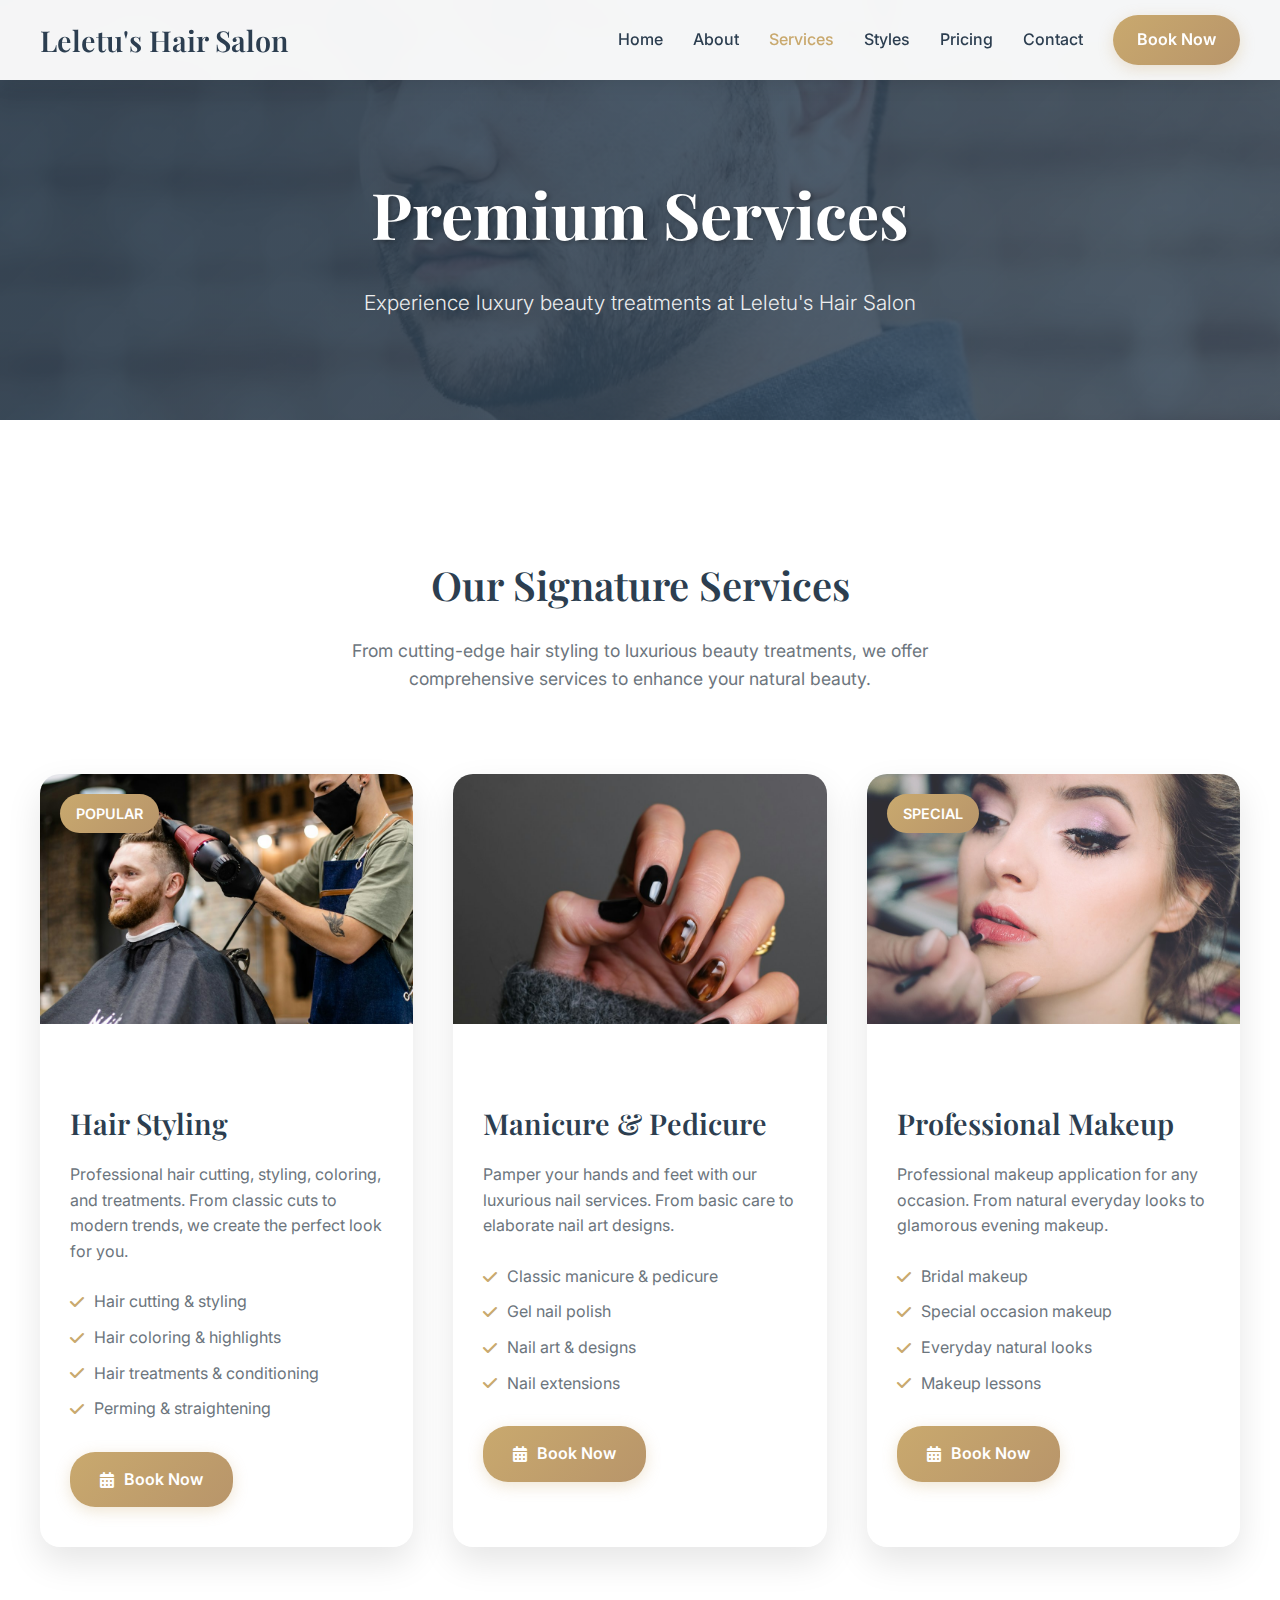
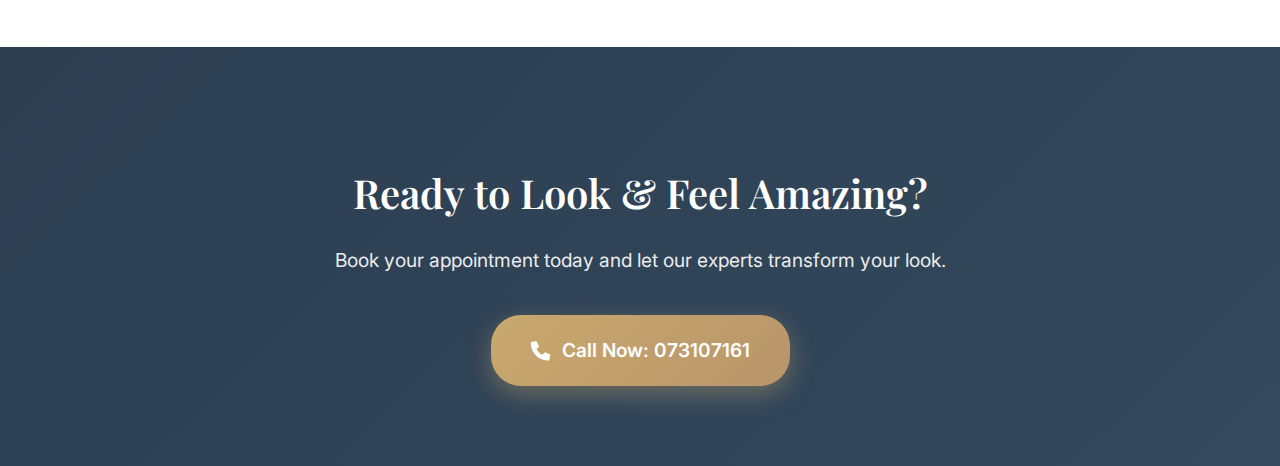
<file: Services.html>
<!DOCTYPE html>
<html lang="en">
<head>
    <meta charset="UTF-8">
    <meta name="viewport" content="width=device-width, initial-scale=1.0">
    <title>Services - Leletu's Hair Salon</title>
    <link href="https://fonts.googleapis.com/css2?family=Playfair+Display:wght@400;500;600;700&family=Inter:wght@300;400;500;600;700&display=swap" rel="stylesheet">
    <link rel="stylesheet" href="https://cdnjs.cloudflare.com/ajax/libs/font-awesome/6.0.0/css/all.min.css">
</head>
<body style="margin: 0; padding: 0; font-family: 'Inter', sans-serif; line-height: 1.6; color: #333;">

    <!-- Navigation -->
    <nav style="position: fixed; top: 0; left: 0; width: 100%; background: rgba(255, 255, 255, 0.95); backdrop-filter: blur(10px); z-index: 1000; padding: 15px 0; box-shadow: 0 2px 20px rgba(0,0,0,0.1);">
        <div style="max-width: 1200px; margin: 0 auto; display: flex; justify-content: space-between; align-items: center; padding: 0 20px;">
            <div style="font-family: 'Playfair Display', serif; font-size: 1.8rem; font-weight: 600; color: #2c3e50;">
                Leletu's Hair Salon
            </div>
            <div style="display: flex; gap: 30px; align-items: center;">
                <a href="index.html" style="color: #2c3e50; text-decoration: none; font-weight: 500; transition: color 0.3s;">Home</a>
                <a href="About.html" style="color: #2c3e50; text-decoration: none; font-weight: 500; transition: color 0.3s;">About</a>
                <a href="Services.html" style="color: #c9a96e; text-decoration: none; font-weight: 500;">Services</a>
                <a href="Styles.html" style="color: #2c3e50; text-decoration: none; font-weight: 500; transition: color 0.3s;">Styles</a>
                <a href="Pricing.html" style="color: #2c3e50; text-decoration: none; font-weight: 500; transition: color 0.3s;">Pricing</a>
                <a href="Contact.html" style="color: #2c3e50; text-decoration: none; font-weight: 500; transition: color 0.3s;">Contact</a>
                <a href="Booking.html" style="background: linear-gradient(135deg, #c9a96e, #b8956a); color: white; padding: 12px 24px; text-decoration: none; border-radius: 25px; font-weight: 600; transition: all 0.3s; box-shadow: 0 4px 15px rgba(201, 169, 110, 0.3);">Book Now</a>
            </div>
        </div>
    </nav>

    <!-- Hero Section -->
    <section style="padding: 120px 20px 80px; background: linear-gradient(135deg, rgba(44, 62, 80, 0.9), rgba(52, 73, 94, 0.8)), url('images/hair-cutting.jpg'); background-size: cover; background-position: center; text-align: center; color: white;">
        <div style="max-width: 800px; margin: 0 auto;">
            <h1 style="font-family: 'Playfair Display', serif; font-size: clamp(2.5rem, 5vw, 4rem); font-weight: 700; margin-bottom: 20px; text-shadow: 2px 2px 4px rgba(0,0,0,0.3);">
                Premium Services
            </h1>
            <p style="font-size: 1.3rem; opacity: 0.9; font-weight: 300;">
                Experience luxury beauty treatments at Leletu's Hair Salon
            </p>
        </div>
    </section>

    <!-- Services Grid -->
    <section style="padding: 100px 20px; background: white;">
        <div style="max-width: 1200px; margin: 0 auto;">
            
            <div style="text-align: center; margin-bottom: 80px;">
                <h2 style="font-family: 'Playfair Display', serif; font-size: 2.5rem; color: #2c3e50; margin-bottom: 20px; font-weight: 600;">
                    Our Signature Services
                </h2>
                <p style="font-size: 1.1rem; color: #6c757d; max-width: 600px; margin: 0 auto;">
                    From cutting-edge hair styling to luxurious beauty treatments, we offer comprehensive services to enhance your natural beauty.
                </p>
            </div>

            <div style="display: grid; grid-template-columns: repeat(auto-fit, minmax(350px, 1fr)); gap: 40px;">
                
                <!-- Hair Styling Service -->
                <div style="background: white; border-radius: 20px; overflow: hidden; box-shadow: 0 15px 35px rgba(0,0,0,0.1); transition: all 0.3s;">
                    <div style="position: relative; overflow: hidden;">
                        <img src="images/hair-styling service.PNG" alt="Hair Styling Service" style="width: 100%; height: 250px; object-fit: cover; transition: transform 0.3s;">
                        <div style="position: absolute; top: 20px; left: 20px; background: linear-gradient(135deg, #c9a96e, #b8956a); color: white; padding: 8px 16px; border-radius: 20px; font-size: 0.9rem; font-weight: 600;">
                            POPULAR
                        </div>
                    </div>
                    <div style="padding: 40px 30px;">
                        <h3 style="font-family: 'Playfair Display', serif; font-size: 1.8rem; color: #2c3e50; margin-bottom: 15px; font-weight: 600;">Hair Styling</h3>
                        <p style="color: #6c757d; line-height: 1.6; margin-bottom: 25px;">Professional hair cutting, styling, coloring, and treatments. From classic cuts to modern trends, we create the perfect look for you.</p>
                        
                        <div style="margin-bottom: 30px;">
                            <div style="display: flex; align-items: center; margin-bottom: 10px;">
                                <i class="fas fa-check" style="color: #c9a96e; margin-right: 10px;"></i>
                                <span style="color: #6c757d;">Hair cutting & styling</span>
                            </div>
                            <div style="display: flex; align-items: center; margin-bottom: 10px;">
                                <i class="fas fa-check" style="color: #c9a96e; margin-right: 10px;"></i>
                                <span style="color: #6c757d;">Hair coloring & highlights</span>
                            </div>
                            <div style="display: flex; align-items: center; margin-bottom: 10px;">
                                <i class="fas fa-check" style="color: #c9a96e; margin-right: 10px;"></i>
                                <span style="color: #6c757d;">Hair treatments & conditioning</span>
                            </div>
                            <div style="display: flex; align-items: center;">
                                <i class="fas fa-check" style="color: #c9a96e; margin-right: 10px;"></i>
                                <span style="color: #6c757d;">Perming & straightening</span>
                            </div>
                        </div>
                        
                        <a href="Booking.html" style="background: linear-gradient(135deg, #c9a96e, #b8956a); color: white; padding: 15px 30px; text-decoration: none; border-radius: 25px; font-weight: 600; transition: all 0.3s; display: inline-flex; align-items: center; gap: 10px; box-shadow: 0 4px 15px rgba(201, 169, 110, 0.3);">
                            <i class="fas fa-calendar-alt"></i>
                            Book Now
                        </a>
                    </div>
                </div>

                <!-- Nail Services -->
                <div style="background: white; border-radius: 20px; overflow: hidden; box-shadow: 0 15px 35px rgba(0,0,0,0.1); transition: all 0.3s;">
                    <div style="position: relative; overflow: hidden;">
                        <img src="images/nails 3.jpg" alt="Nail Services" style="width: 100%; height: 250px; object-fit: cover; transition: transform 0.3s;">
                    </div>
                    <div style="padding: 40px 30px;">
                        <h3 style="font-family: 'Playfair Display', serif; font-size: 1.8rem; color: #2c3e50; margin-bottom: 15px; font-weight: 600;">Manicure & Pedicure</h3>
                        <p style="color: #6c757d; line-height: 1.6; margin-bottom: 25px;">Pamper your hands and feet with our luxurious nail services. From basic care to elaborate nail art designs.</p>
                        
                        <div style="margin-bottom: 30px;">
                            <div style="display: flex; align-items: center; margin-bottom: 10px;">
                                <i class="fas fa-check" style="color: #c9a96e; margin-right: 10px;"></i>
                                <span style="color: #6c757d;">Classic manicure & pedicure</span>
                            </div>
                            <div style="display: flex; align-items: center; margin-bottom: 10px;">
                                <i class="fas fa-check" style="color: #c9a96e; margin-right: 10px;"></i>
                                <span style="color: #6c757d;">Gel nail polish</span>
                            </div>
                            <div style="display: flex; align-items: center; margin-bottom: 10px;">
                                <i class="fas fa-check" style="color: #c9a96e; margin-right: 10px;"></i>
                                <span style="color: #6c757d;">Nail art & designs</span>
                            </div>
                            <div style="display: flex; align-items: center;">
                                <i class="fas fa-check" style="color: #c9a96e; margin-right: 10px;"></i>
                                <span style="color: #6c757d;">Nail extensions</span>
                            </div>
                        </div>
                        
                        <a href="Booking.html" style="background: linear-gradient(135deg, #c9a96e, #b8956a); color: white; padding: 15px 30px; text-decoration: none; border-radius: 25px; font-weight: 600; transition: all 0.3s; display: inline-flex; align-items: center; gap: 10px; box-shadow: 0 4px 15px rgba(201, 169, 110, 0.3);">
                            <i class="fas fa-calendar-alt"></i>
                            Book Now
                        </a>
                    </div>
                </div>

                <!-- Makeup Services -->
                <div style="background: white; border-radius: 20px; overflow: hidden; box-shadow: 0 15px 35px rgba(0,0,0,0.1); transition: all 0.3s;">
                    <div style="position: relative; overflow: hidden;">
                        <img src="images/make-up 2.jpg" alt="Makeup Services" style="width: 100%; height: 250px; object-fit: cover; transition: transform 0.3s;">
                        <div style="position: absolute; top: 20px; left: 20px; background: linear-gradient(135deg, #c9a96e, #b8956a); color: white; padding: 8px 16px; border-radius: 20px; font-size: 0.9rem; font-weight: 600;">
                            SPECIAL
                        </div>
                    </div>
                    <div style="padding: 40px 30px;">
                        <h3 style="font-family: 'Playfair Display', serif; font-size: 1.8rem; color: #2c3e50; margin-bottom: 15px; font-weight: 600;">Professional Makeup</h3>
                        <p style="color: #6c757d; line-height: 1.6; margin-bottom: 25px;">Professional makeup application for any occasion. From natural everyday looks to glamorous evening makeup.</p>
                        
                        <div style="margin-bottom: 30px;">
                            <div style="display: flex; align-items: center; margin-bottom: 10px;">
                                <i class="fas fa-check" style="color: #c9a96e; margin-right: 10px;"></i>
                                <span style="color: #6c757d;">Bridal makeup</span>
                            </div>
                            <div style="display: flex; align-items: center; margin-bottom: 10px;">
                                <i class="fas fa-check" style="color: #c9a96e; margin-right: 10px;"></i>
                                <span style="color: #6c757d;">Special occasion makeup</span>
                            </div>
                            <div style="display: flex; align-items: center; margin-bottom: 10px;">
                                <i class="fas fa-check" style="color: #c9a96e; margin-right: 10px;"></i>
                                <span style="color: #6c757d;">Everyday natural looks</span>
                            </div>
                            <div style="display: flex; align-items: center;">
                                <i class="fas fa-check" style="color: #c9a96e; margin-right: 10px;"></i>
                                <span style="color: #6c757d;">Makeup lessons</span>
                            </div>
                        </div>
                        
                        <a href="Booking.html" style="background: linear-gradient(135deg, #c9a96e, #b8956a); color: white; padding: 15px 30px; text-decoration: none; border-radius: 25px; font-weight: 600; transition: all 0.3s; display: inline-flex; align-items: center; gap: 10px; box-shadow: 0 4px 15px rgba(201, 169, 110, 0.3);">
                            <i class="fas fa-calendar-alt"></i>
                            Book Now
                        </a>
                    </div>
                </div>

            </div>
        </div>
    </section>

    <!-- CTA Section -->
    <section style="padding: 80px 20px; background: linear-gradient(135deg, #2c3e50, #34495e); color: white; text-align: center;">
        <div style="max-width: 800px; margin: 0 auto;">
            <h2 style="font-family: 'Playfair Display', serif; font-size: 2.5rem; margin-bottom: 20px; font-weight: 600;">
                Ready to Look & Feel Amazing?
            </h2>
            <p style="font-size: 1.2rem; margin-bottom: 40px; opacity: 0.9;">
                Book your appointment today and let our experts transform your look.
            </p>
            <a href="Booking.html" style="background: linear-gradient(135deg, #c9a96e, #b8956a); color: white; padding: 20px 40px; text-decoration: none; border-radius: 30px; font-size: 1.2rem; font-weight: 600; transition: all 0.3s; box-shadow: 0 8px 25px rgba(201, 169, 110, 0.4); display: inline-flex; align-items: center; gap: 12px;">
                <i class="fas fa-phone"></i>
                Call Now: 073107161
            </a>
        </div>
    </section>

    <style>
        [style*="transition"]:hover {
            transform: translateY(-10px);
            box-shadow: 0 25px 50px rgba(0,0,0,0.15) !important;
        }
        
        [style*="transition"] img:hover {
            transform: scale(1.05);
        }
        
        nav a:hover {
            color: #c9a96e !important;
        }
        
        @media (max-width: 768px) {
            nav div:last-child {
                display: none;
            }
        }
    </style>

</body>
</html>
</file>
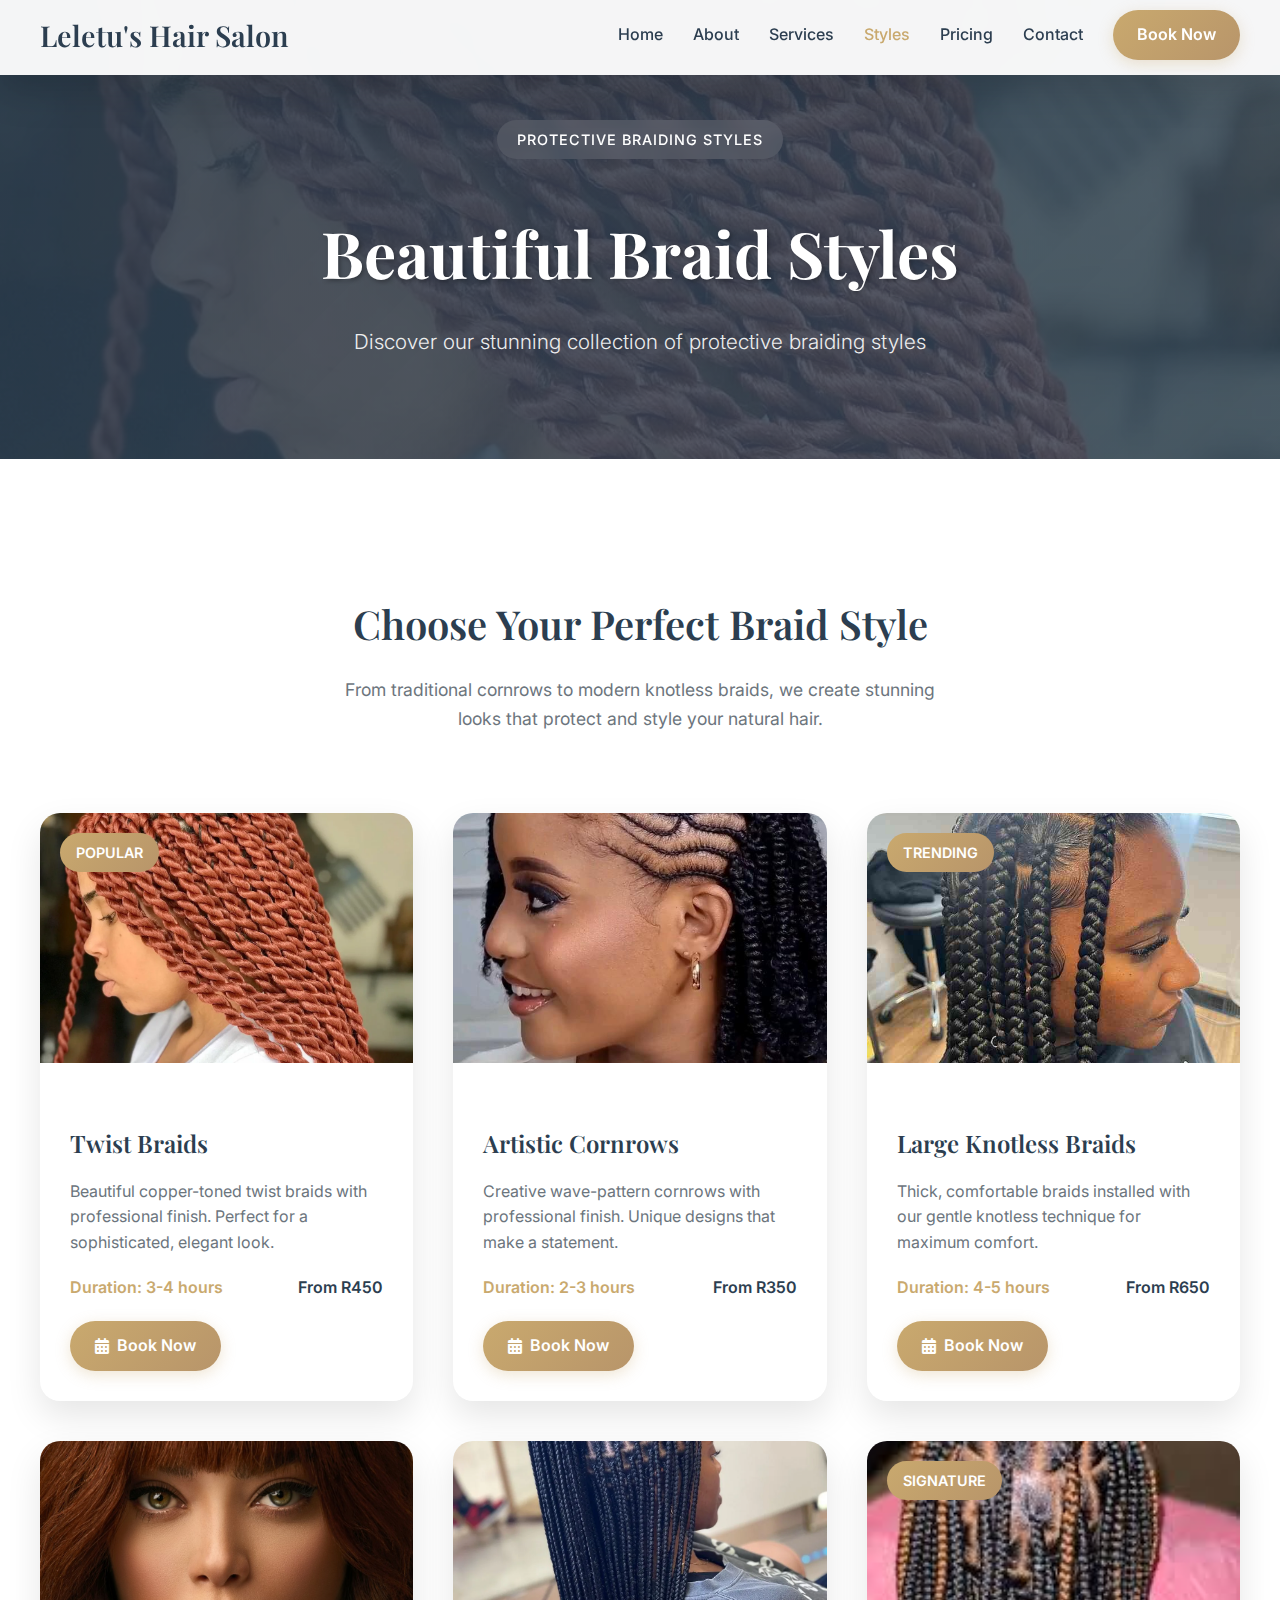
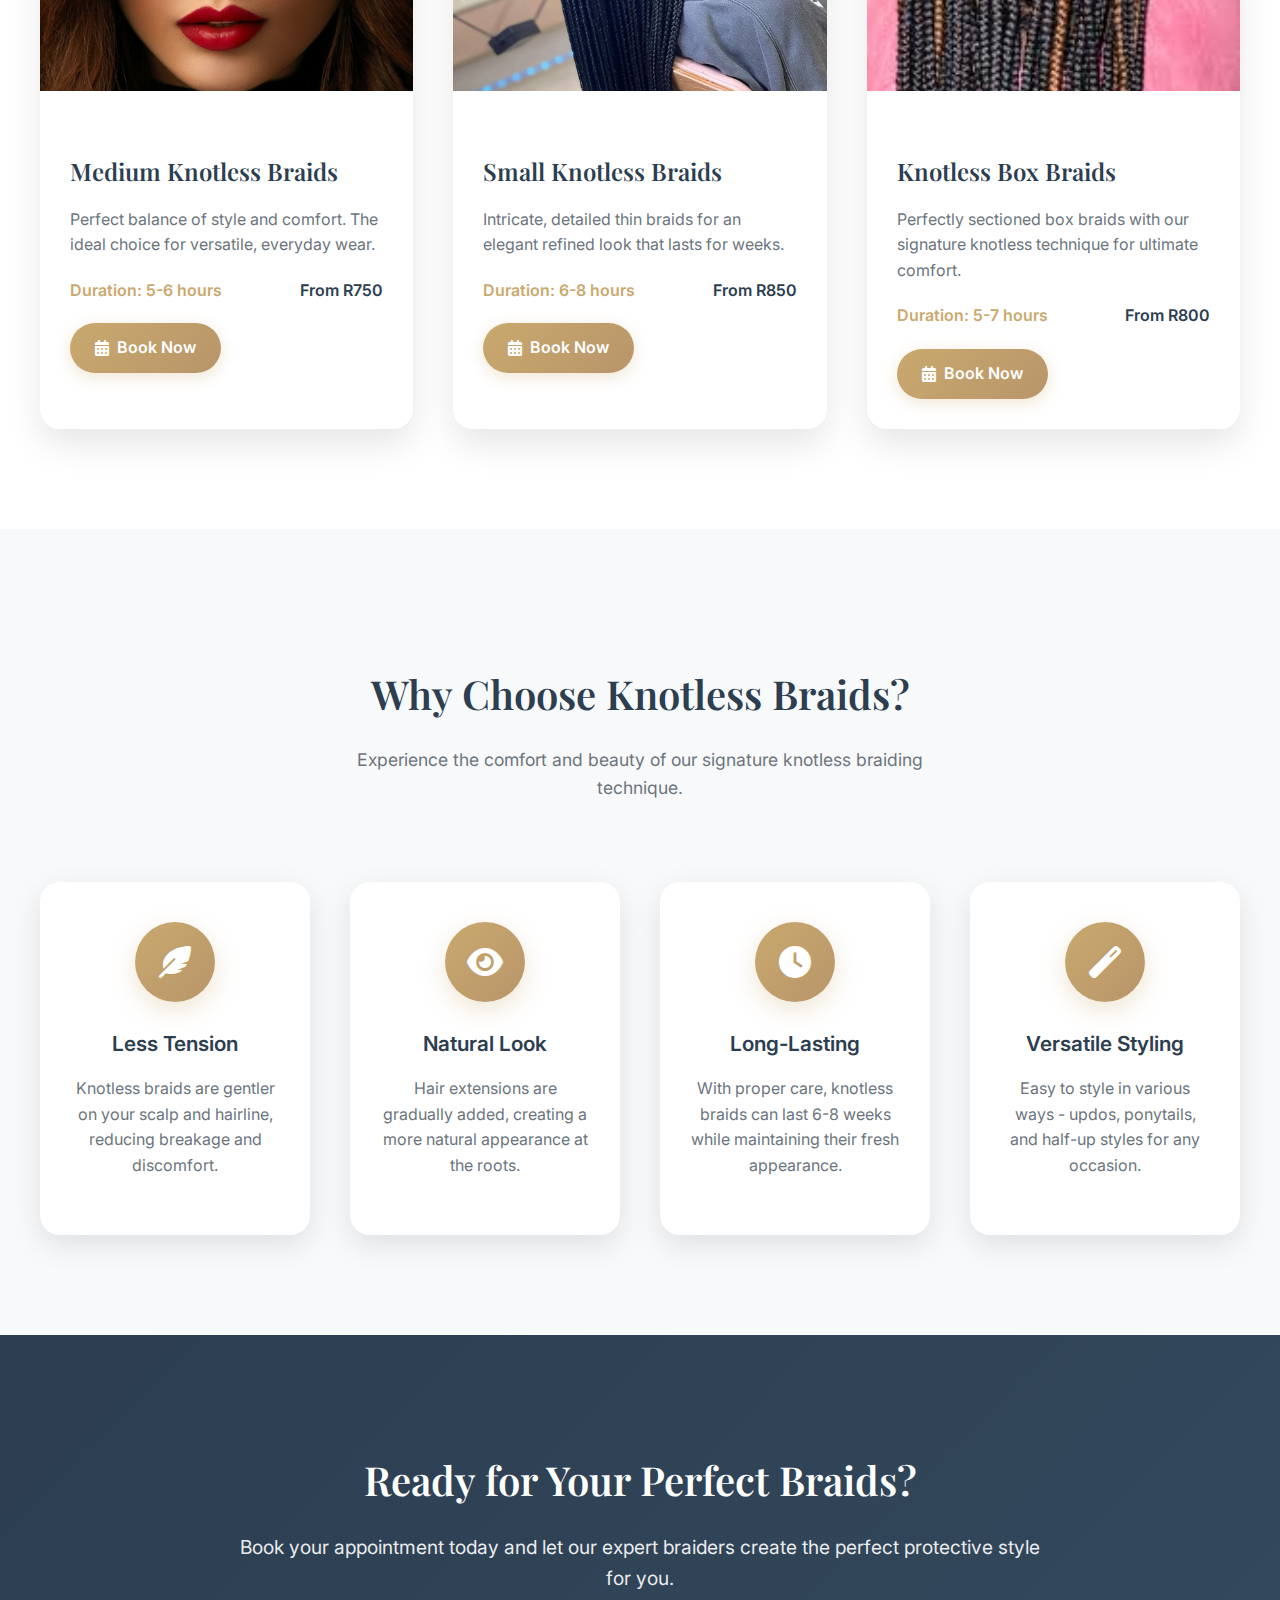
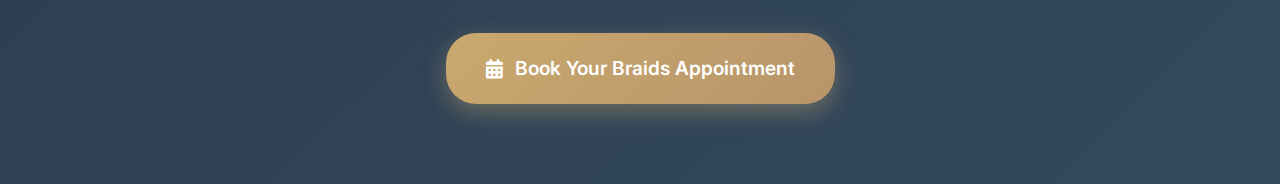
<file: Styles.html>
<!DOCTYPE html>
<html lang="en">
<head>
    <meta charset="UTF-8">
    <meta name="viewport" content="width=device-width, initial-scale=1.0">
    <title>Hair Styles - Leletu's Hair Salon</title>
    <link href="https://fonts.googleapis.com/css2?family=Playfair+Display:wght@400;500;600;700&family=Inter:wght@300;400;500;600;700&display=swap" rel="stylesheet">
    <link rel="stylesheet" href="https://cdnjs.cloudflare.com/ajax/libs/font-awesome/6.0.0/css/all.min.css">
</head>
<body style="margin: 0; padding: 0; font-family: 'Inter', sans-serif; line-height: 1.6; color: #333;">

    <!-- Navigation - Exact same as homepage -->
    <nav style="position: fixed; top: 0; left: 0; width: 100%; background: rgba(255, 255, 255, 0.95); backdrop-filter: blur(10px); z-index: 1000; padding: 15px 0; box-shadow: 0 2px 20px rgba(0,0,0,0.1); transition: all 0.3s ease;">
        <div style="max-width: 1200px; margin: 0 auto; display: flex; justify-content: space-between; align-items: center; padding: 0 20px;">
            <div style="font-family: 'Playfair Display', serif; font-size: 1.8rem; font-weight: 600; color: #2c3e50;">
                Leletu's Hair Salon
            </div>
            <div style="display: flex; gap: 30px; align-items: center;">
                <a href="index.html" style="color: #2c3e50; text-decoration: none; font-weight: 500; transition: color 0.3s; position: relative;">Home</a>
                <a href="About.html" style="color: #2c3e50; text-decoration: none; font-weight: 500; transition: color 0.3s;">About</a>
                <a href="Services.html" style="color: #2c3e50; text-decoration: none; font-weight: 500; transition: color 0.3s;">Services</a>
                <a href="Styles.html" style="color: #c9a96e; text-decoration: none; font-weight: 500; transition: color 0.3s;">Styles</a>
                <a href="Pricing.html" style="color: #2c3e50; text-decoration: none; font-weight: 500; transition: color 0.3s;">Pricing</a>
                <a href="Contact.html" style="color: #2c3e50; text-decoration: none; font-weight: 500; transition: color 0.3s;">Contact</a>
                <a href="Booking.html" style="background: linear-gradient(135deg, #c9a96e, #b8956a); color: white; padding: 12px 24px; text-decoration: none; border-radius: 25px; font-weight: 600; transition: all 0.3s; box-shadow: 0 4px 15px rgba(201, 169, 110, 0.3);">Book Now</a>
            </div>
        </div>
    </nav>

    <!-- Hero Section -->
    <section style="padding: 120px 20px 80px; background: linear-gradient(135deg, rgba(44, 62, 80, 0.9), rgba(52, 73, 94, 0.8)), url('images/professional-twist-braids.webp'); background-size: cover; background-position: center; text-align: center; color: white;">
        <div style="max-width: 800px; margin: 0 auto;">
            <div style="margin-bottom: 20px;">
                <span style="display: inline-block; background: rgba(255, 255, 255, 0.1); padding: 8px 20px; border-radius: 20px; font-size: 0.9rem; font-weight: 500; letter-spacing: 1px; backdrop-filter: blur(10px);">
                    PROTECTIVE BRAIDING STYLES
                </span>
            </div>
            <h1 style="font-family: 'Playfair Display', serif; font-size: clamp(2.5rem, 5vw, 4rem); font-weight: 700; margin-bottom: 20px; text-shadow: 2px 2px 4px rgba(0,0,0,0.3);">
                Beautiful Braid Styles
            </h1>
            <p style="font-size: 1.3rem; opacity: 0.9; font-weight: 300;">
                Discover our stunning collection of protective braiding styles
            </p>
        </div>
    </section>

    <!-- Styles Section -->
    <section style="padding: 100px 20px; background: white;">
        <div style="max-width: 1200px; margin: 0 auto;">
            
            <div style="text-align: center; margin-bottom: 80px;">
                <h2 style="font-family: 'Playfair Display', serif; font-size: 2.5rem; color: #2c3e50; margin-bottom: 20px; font-weight: 600;">
                    Choose Your Perfect Braid Style
                </h2>
                <p style="font-size: 1.1rem; color: #6c757d; max-width: 600px; margin: 0 auto;">
                    From traditional cornrows to modern knotless braids, we create stunning looks that protect and style your natural hair.
                </p>
            </div>

            <div style="display: grid; grid-template-columns: repeat(auto-fit, minmax(350px, 1fr)); gap: 40px;">
                
                <!-- Twist Braids -->
                <div style="background: white; border-radius: 20px; overflow: hidden; box-shadow: 0 15px 35px rgba(0,0,0,0.1); transition: all 0.3s;">
                    <div style="position: relative; overflow: hidden;">
                        <img src="images/professional-twist-braids.webp" alt="Professional Twist Braids" style="width: 100%; height: 250px; object-fit: cover; transition: transform 0.3s;">
                        <div style="position: absolute; top: 20px; left: 20px; background: linear-gradient(135deg, #c9a96e, #b8956a); color: white; padding: 8px 16px; border-radius: 20px; font-size: 0.9rem; font-weight: 600;">
                            POPULAR
                        </div>
                    </div>
                    <div style="padding: 30px;">
                        <h3 style="font-family: 'Playfair Display', serif; font-size: 1.5rem; color: #2c3e50; margin-bottom: 15px; font-weight: 600;">Twist Braids</h3>
                        <p style="color: #6c757d; line-height: 1.6; margin-bottom: 20px;">Beautiful copper-toned twist braids with professional finish. Perfect for a sophisticated, elegant look.</p>
                        <div style="display: flex; justify-content: space-between; align-items: center; margin-bottom: 20px;">
                            <span style="font-weight: 600; color: #c9a96e;">Duration: 3-4 hours</span>
                            <span style="font-weight: 600; color: #2c3e50;">From R450</span>
                        </div>
                        <a href="Booking.html" style="background: linear-gradient(135deg, #c9a96e, #b8956a); color: white; padding: 12px 25px; text-decoration: none; border-radius: 25px; font-weight: 600; transition: all 0.3s; display: inline-flex; align-items: center; gap: 8px; box-shadow: 0 4px 15px rgba(201, 169, 110, 0.3);">
                            <i class="fas fa-calendar-alt"></i>
                            Book Now
                        </a>
                    </div>
                </div>

                <!-- Artistic Cornrows -->
                <div style="background: white; border-radius: 20px; overflow: hidden; box-shadow: 0 15px 35px rgba(0,0,0,0.1); transition: all 0.3s;">
                    <div style="position: relative; overflow: hidden;">
                        <img src="images/artistic-cornrows.jpeg" alt="Artistic Cornrows Design" style="width: 100%; height: 250px; object-fit: cover; transition: transform 0.3s;">
                    </div>
                    <div style="padding: 30px;">
                        <h3 style="font-family: 'Playfair Display', serif; font-size: 1.5rem; color: #2c3e50; margin-bottom: 15px; font-weight: 600;">Artistic Cornrows</h3>
                        <p style="color: #6c757d; line-height: 1.6; margin-bottom: 20px;">Creative wave-pattern cornrows with professional finish. Unique designs that make a statement.</p>
                        <div style="display: flex; justify-content: space-between; align-items: center; margin-bottom: 20px;">
                            <span style="font-weight: 600; color: #c9a96e;">Duration: 2-3 hours</span>
                            <span style="font-weight: 600; color: #2c3e50;">From R350</span>
                        </div>
                        <a href="Booking.html" style="background: linear-gradient(135deg, #c9a96e, #b8956a); color: white; padding: 12px 25px; text-decoration: none; border-radius: 25px; font-weight: 600; transition: all 0.3s; display: inline-flex; align-items: center; gap: 8px; box-shadow: 0 4px 15px rgba(201, 169, 110, 0.3);">
                            <i class="fas fa-calendar-alt"></i>
                            Book Now
                        </a>
                    </div>
                </div>

                <!-- Large Knotless Braids -->
                <div style="background: white; border-radius: 20px; overflow: hidden; box-shadow: 0 15px 35px rgba(0,0,0,0.1); transition: all 0.3s;">
                    <div style="position: relative; overflow: hidden;">
                        <img src="images/large-knotless-braids-salon.jpeg" alt="Large Knotless Braids" style="width: 100%; height: 250px; object-fit: cover; transition: transform 0.3s;">
                        <div style="position: absolute; top: 20px; left: 20px; background: linear-gradient(135deg, #c9a96e, #b8956a); color: white; padding: 8px 16px; border-radius: 20px; font-size: 0.9rem; font-weight: 600;">
                            TRENDING
                        </div>
                    </div>
                    <div style="padding: 30px;">
                        <h3 style="font-family: 'Playfair Display', serif; font-size: 1.5rem; color: #2c3e50; margin-bottom: 15px; font-weight: 600;">Large Knotless Braids</h3>
                        <p style="color: #6c757d; line-height: 1.6; margin-bottom: 20px;">Thick, comfortable braids installed with our gentle knotless technique for maximum comfort.</p>
                        <div style="display: flex; justify-content: space-between; align-items: center; margin-bottom: 20px;">
                            <span style="font-weight: 600; color: #c9a96e;">Duration: 4-5 hours</span>
                            <span style="font-weight: 600; color: #2c3e50;">From R650</span>
                        </div>
                        <a href="Booking.html" style="background: linear-gradient(135deg, #c9a96e, #b8956a); color: white; padding: 12px 25px; text-decoration: none; border-radius: 25px; font-weight: 600; transition: all 0.3s; display: inline-flex; align-items: center; gap: 8px; box-shadow: 0 4px 15px rgba(201, 169, 110, 0.3);">
                            <i class="fas fa-calendar-alt"></i>
                            Book Now
                        </a>
                    </div>
                </div>

                <!-- Medium Knotless Braids -->
                <div style="background: white; border-radius: 20px; overflow: hidden; box-shadow: 0 15px 35px rgba(0,0,0,0.1); transition: all 0.3s;">
                    <div style="position: relative; overflow: hidden;">
                        <img src="images/medium-knotless-braids.jpg" alt="Medium Knotless Braids" style="width: 100%; height: 250px; object-fit: cover; transition: transform 0.3s;">
                    </div>
                    <div style="padding: 30px;">
                        <h3 style="font-family: 'Playfair Display', serif; font-size: 1.5rem; color: #2c3e50; margin-bottom: 15px; font-weight: 600;">Medium Knotless Braids</h3>
                        <p style="color: #6c757d; line-height: 1.6; margin-bottom: 20px;">Perfect balance of style and comfort. The ideal choice for versatile, everyday wear.</p>
                        <div style="display: flex; justify-content: space-between; align-items: center; margin-bottom: 20px;">
                            <span style="font-weight: 600; color: #c9a96e;">Duration: 5-6 hours</span>
                            <span style="font-weight: 600; color: #2c3e50;">From R750</span>
                        </div>
                        <a href="Booking.html" style="background: linear-gradient(135deg, #c9a96e, #b8956a); color: white; padding: 12px 25px; text-decoration: none; border-radius: 25px; font-weight: 600; transition: all 0.3s; display: inline-flex; align-items: center; gap: 8px; box-shadow: 0 4px 15px rgba(201, 169, 110, 0.3);">
                            <i class="fas fa-calendar-alt"></i>
                            Book Now
                        </a>
                    </div>
                </div>

                <!-- Small Knotless Braids -->
                <div style="background: white; border-radius: 20px; overflow: hidden; box-shadow: 0 15px 35px rgba(0,0,0,0.1); transition: all 0.3s;">
                    <div style="position: relative; overflow: hidden;">
                        <img src="images/small-knotless-braids-professional.webp" alt="Small Knotless Braids" style="width: 100%; height: 250px; object-fit: cover; transition: transform 0.3s;">
                    </div>
                    <div style="padding: 30px;">
                        <h3 style="font-family: 'Playfair Display', serif; font-size: 1.5rem; color: #2c3e50; margin-bottom: 15px; font-weight: 600;">Small Knotless Braids</h3>
                        <p style="color: #6c757d; line-height: 1.6; margin-bottom: 20px;">Intricate, detailed thin braids for an elegant refined look that lasts for weeks.</p>
                        <div style="display: flex; justify-content: space-between; align-items: center; margin-bottom: 20px;">
                            <span style="font-weight: 600; color: #c9a96e;">Duration: 6-8 hours</span>
                            <span style="font-weight: 600; color: #2c3e50;">From R850</span>
                        </div>
                        <a href="Booking.html" style="background: linear-gradient(135deg, #c9a96e, #b8956a); color: white; padding: 12px 25px; text-decoration: none; border-radius: 25px; font-weight: 600; transition: all 0.3s; display: inline-flex; align-items: center; gap: 8px; box-shadow: 0 4px 15px rgba(201, 169, 110, 0.3);">
                            <i class="fas fa-calendar-alt"></i>
                            Book Now
                        </a>
                    </div>
                </div>

                <!-- Knotless Box Braids -->
                <div style="background: white; border-radius: 20px; overflow: hidden; box-shadow: 0 15px 35px rgba(0,0,0,0.1); transition: all 0.3s;">
                    <div style="position: relative; overflow: hidden;">
                        <img src="images/professional-knotless-box-braids.jpeg" alt="Knotless Box Braids" style="width: 100%; height: 250px; object-fit: cover; transition: transform 0.3s;">
                        <div style="position: absolute; top: 20px; left: 20px; background: linear-gradient(135deg, #c9a96e, #b8956a); color: white; padding: 8px 16px; border-radius: 20px; font-size: 0.9rem; font-weight: 600;">
                            SIGNATURE
                        </div>
                    </div>
                    <div style="padding: 30px;">
                        <h3 style="font-family: 'Playfair Display', serif; font-size: 1.5rem; color: #2c3e50; margin-bottom: 15px; font-weight: 600;">Knotless Box Braids</h3>
                        <p style="color: #6c757d; line-height: 1.6; margin-bottom: 20px;">Perfectly sectioned box braids with our signature knotless technique for ultimate comfort.</p>
                        <div style="display: flex; justify-content: space-between; align-items: center; margin-bottom: 20px;">
                            <span style="font-weight: 600; color: #c9a96e;">Duration: 5-7 hours</span>
                            <span style="font-weight: 600; color: #2c3e50;">From R800</span>
                        </div>
                        <a href="Booking.html" style="background: linear-gradient(135deg, #c9a96e, #b8956a); color: white; padding: 12px 25px; text-decoration: none; border-radius: 25px; font-weight: 600; transition: all 0.3s; display: inline-flex; align-items: center; gap: 8px; box-shadow: 0 4px 15px rgba(201, 169, 110, 0.3);">
                            <i class="fas fa-calendar-alt"></i>
                            Book Now
                        </a>
                    </div>
                </div>

            </div>
        </div>
    </section>

    <!-- Benefits Section -->
    <section style="padding: 100px 20px; background: #f8f9fa;">
        <div style="max-width: 1200px; margin: 0 auto;">
            <div style="text-align: center; margin-bottom: 80px;">
                <h2 style="font-family: 'Playfair Display', serif; font-size: 2.5rem; color: #2c3e50; margin-bottom: 20px; font-weight: 600;">
                    Why Choose Knotless Braids?
                </h2>
                <p style="font-size: 1.1rem; color: #6c757d; max-width: 600px; margin: 0 auto;">
                    Experience the comfort and beauty of our signature knotless braiding technique.
                </p>
            </div>
            
            <div style="display: grid; grid-template-columns: repeat(auto-fit, minmax(250px, 1fr)); gap: 40px;">
                <div style="text-align: center; padding: 40px 30px; background: white; border-radius: 20px; box-shadow: 0 10px 30px rgba(0,0,0,0.1); transition: transform 0.3s;">
                    <div style="width: 80px; height: 80px; background: linear-gradient(135deg, #c9a96e, #b8956a); border-radius: 50%; display: flex; align-items: center; justify-content: center; margin: 0 auto 25px; box-shadow: 0 8px 25px rgba(201, 169, 110, 0.3);">
                        <i class="fas fa-feather-alt" style="font-size: 2rem; color: white;"></i>
                    </div>
                    <h3 style="font-size: 1.3rem; color: #2c3e50; margin-bottom: 15px; font-weight: 600;">Less Tension</h3>
                    <p style="color: #6c757d; line-height: 1.6;">Knotless braids are gentler on your scalp and hairline, reducing breakage and discomfort.</p>
                </div>
                
                <div style="text-align: center; padding: 40px 30px; background: white; border-radius: 20px; box-shadow: 0 10px 30px rgba(0,0,0,0.1); transition: transform 0.3s;">
                    <div style="width: 80px; height: 80px; background: linear-gradient(135deg, #c9a96e, #b8956a); border-radius: 50%; display: flex; align-items: center; justify-content: center; margin: 0 auto 25px; box-shadow: 0 8px 25px rgba(201, 169, 110, 0.3);">
                        <i class="fas fa-eye" style="font-size: 2rem; color: white;"></i>
                    </div>
                    <h3 style="font-size: 1.3rem; color: #2c3e50; margin-bottom: 15px; font-weight: 600;">Natural Look</h3>
                    <p style="color: #6c757d; line-height: 1.6;">Hair extensions are gradually added, creating a more natural appearance at the roots.</p>
                </div>
                
                <div style="text-align: center; padding: 40px 30px; background: white; border-radius: 20px; box-shadow: 0 10px 30px rgba(0,0,0,0.1); transition: transform 0.3s;">
                    <div style="width: 80px; height: 80px; background: linear-gradient(135deg, #c9a96e, #b8956a); border-radius: 50%; display: flex; align-items: center; justify-content: center; margin: 0 auto 25px; box-shadow: 0 8px 25px rgba(201, 169, 110, 0.3);">
                        <i class="fas fa-clock" style="font-size: 2rem; color: white;"></i>
                    </div>
                    <h3 style="font-size: 1.3rem; color: #2c3e50; margin-bottom: 15px; font-weight: 600;">Long-Lasting</h3>
                    <p style="color: #6c757d; line-height: 1.6;">With proper care, knotless braids can last 6-8 weeks while maintaining their fresh appearance.</p>
                </div>
                
                <div style="text-align: center; padding: 40px 30px; background: white; border-radius: 20px; box-shadow: 0 10px 30px rgba(0,0,0,0.1); transition: transform 0.3s;">
                    <div style="width: 80px; height: 80px; background: linear-gradient(135deg, #c9a96e, #b8956a); border-radius: 50%; display: flex; align-items: center; justify-content: center; margin: 0 auto 25px; box-shadow: 0 8px 25px rgba(201, 169, 110, 0.3);">
                        <i class="fas fa-magic" style="font-size: 2rem; color: white;"></i>
                    </div>
                    <h3 style="font-size: 1.3rem; color: #2c3e50; margin-bottom: 15px; font-weight: 600;">Versatile Styling</h3>
                    <p style="color: #6c757d; line-height: 1.6;">Easy to style in various ways - updos, ponytails, and half-up styles for any occasion.</p>
                </div>
            </div>
        </div>
    </section>

    <!-- CTA Section -->
    <section style="padding: 80px 20px; background: linear-gradient(135deg, #2c3e50, #34495e); color: white; text-align: center;">
        <div style="max-width: 800px; margin: 0 auto;">
            <h2 style="font-family: 'Playfair Display', serif; font-size: 2.5rem; margin-bottom: 20px; font-weight: 600;">
                Ready for Your Perfect Braids?
            </h2>
            <p style="font-size: 1.2rem; margin-bottom: 40px; opacity: 0.9;">
                Book your appointment today and let our expert braiders create the perfect protective style for you.
            </p>
            <a href="Booking.html" style="background: linear-gradient(135deg, #c9a96e, #b8956a); color: white; padding: 20px 40px; text-decoration: none; border-radius: 30px; font-size: 1.2rem; font-weight: 600; transition: all 0.3s; box-shadow: 0 8px 25px rgba(201, 169, 110, 0.4); display: inline-flex; align-items: center; gap: 12px;">
                <i class="fas fa-calendar-alt"></i>
                Book Your Braids Appointment
            </a>
        </div>
    </section>

    <style>
        a:hover {
            transform: translateY(-2px);
        }
        
        [style*="box-shadow"]:hover {
            transform: translateY(-5px);
            box-shadow: 0 15px 40px rgba(0,0,0,0.15) !important;
        }
        
        nav a:hover {
            color: #c9a96e !important;
        }
        
        nav a:hover::after {
            content: '';
            position: absolute;
            bottom: -5px;
            left: 0;
            width: 100%;
            height: 2px;
            background: #c9a96e;
        }
        
        [style*="transition"] img:hover {
            transform: scale(1.05);
        }
        
        @media (max-width: 768px) {
            nav div:last-child {
                display: none;
            }
        }
    </style>

</body>
</html>
</file>
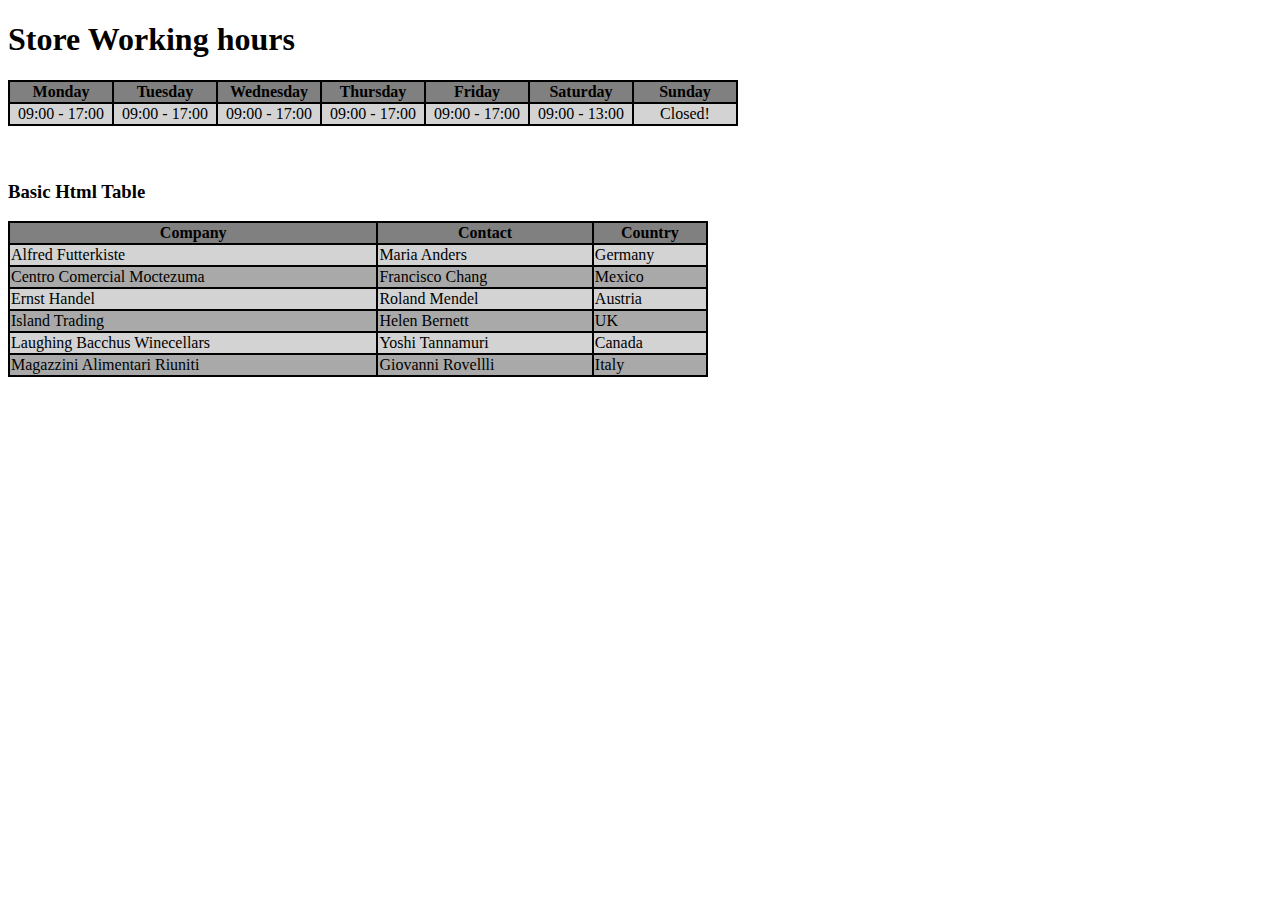
<file: tables.html>
<!DOCTYPE html>
<html>
    <head>
        <title>
            Tables
            </title>
        </head>
        <body>
            <h1>Store Working hours </h1>
            <table bgcolor="black" widtd="700">
                <tr style="background-color: grey;" align="center">
                    <th width="100">Monday </th>
                    <th width="100">Tuesday </th>
                    <th width="100"> Wednesday </th>
                    <th width="100">Thursday </th>
                    <th width="100">Friday </th>
                    <th width="100">Saturday </th>
                    <th width="100">Sunday </th>
                    </tr>
                <tr style="background-color: lightgrey;" align="center">
                    <td>09:00 - 17:00 </td>
                    <td>09:00 - 17:00 </td>
                    <td>09:00 - 17:00 </td>
                    <td>09:00 - 17:00 </td>
                    <td>09:00 - 17:00 </td>
                    <td>09:00 - 13:00 </td>
                    <td>Closed! </td>
                    </tr>    
                </table><br>
                <br>
                <h3>Basic Html Table </h3>
                <table bgcolor="black" width="700">
                    <tr bgcolor="grey" width="100">
                        <th>Company</th>
                        <th>Contact</th>
                        <th>Country</th>
                        </tr>
                        <tr>
                            <td bgcolor="lightgrey">Alfred Futterkiste</td>
                            <td bgcolor="lightgrey">Maria Anders</td>
                            <td bgcolor="lightgrey">Germany</td>
                            </tr>
                            <tr width="100">
                                <td bgcolor="darkgrey">Centro Comercial Moctezuma</td>
                                <td bgcolor="darkgrey">Francisco Chang</td>
                                <td bgcolor="darkgrey">Mexico</td>
                                </tr>
                                <tr width="100">
                                    <td bgcolor="lightgrey">Ernst Handel</td>
                                    <td bgcolor="lightgrey">Roland Mendel</td>
                                    <td bgcolor="lightgrey">Austria</td>
                                    </tr>
                                    <tr width="100">
                                        <td bgcolor="darkgrey">Island Trading</td>
                                        <td bgcolor="darkgrey">Helen Bernett</td>
                                        <td bgcolor="darkgrey">UK</td>
                                        </tr>
                                        <tr width="100">
                                            <td bgcolor="lightgrey">Laughing Bacchus Winecellars</td>
                                            <td bgcolor="lightgrey">Yoshi Tannamuri</td>
                                            <td bgcolor="lightgrey">Canada</td>
                                            </tr>

                                            <tr width="100">
                                            <td bgcolor="darkgrey">Magazzini Alimentari Riuniti</td>
                                            <td bgcolor="darkgrey">Giovanni Rovellli</td>
                                           <td bgcolor="darkgrey">Italy</td>
                                         </tr>                        
                    </table>

            </body>
    </html>
</file>
<file: Style.css>
@import url('https://fonts.googleapis.com/css2?family=Poppins:wght@300;400;500;600;700;800;900;&display=swamp');

* {
    margin: 0;
    padding: 0;
    box-sizing: border-box;
    font-family: 'Poppins', sans-serif;
}

body {
background: #081b29;
color: #ededed;
}

.header {
    position: fixed;
    top: 0;
    left: 0;
    width: 100%;
    padding: 20px 10%;
    background: transparent;
    display: flex;
    justify-content: space-between;
    align-items: center; 
    z-index: 100;
}
.logo {
    font-size: 25px;
    color: #ededed;
    text-decoration: none;
    font-weight: 600;
}

.navbar {
     font-size: 18px;
     color: #ededed;
     text-decoration: none;
     font-weight: 500;
     margin-left: 35px;
     transition: .3s;
}

.navbar a:hover,
.navbar a.active {
    color: #00abf0;

}

.home {
    height: 100vh;
    display: flex;
    align-items: center;
    padding: 0 10%;
}

.home-content {
    max-width: 600px;
}

.home-content h1 {
    font-size: 56px;
    font-weight: 700;
    line-height: 1.2;
}

.home-content h3 {
    font-size: 32px;
    font-weight: 700;
    color: #00abf0
}

.home-content p {
    font-size: 16px;
    margin: 20px 0 40px;
}

.home-content .btn-box {
    display: flex;
    justify-content: space-between;
    width: 345px;
    height: 50px;
}

.btn-box a {
    position: relative;
    display: inline-flex;
    justify-content: center;
    align-items: center;
    width: 150px;
    height: 100%;
    background: #00abf0;
    border: 2px solid #00abf0;
    border-radius: 8px;
    font-size: 19px;
    color: #081b29;
    text-decoration: none;
    font-weight: 600;
    initial-letter: 1px;
    z-index: 1;
}

.btn-box a:nth-child(2) {
    background: transparent;
    color: #00abf0;
}

.btn-box a::before {
    content: '';
    position: absolute;
    top: 0;
    left: 0;
    width: 100%;
    height: 100%;
    background: red;
    z-index: -1;
    transition: .5s;

}

.btn-box a:hover::before {
    width: 100%;
}
</file>
